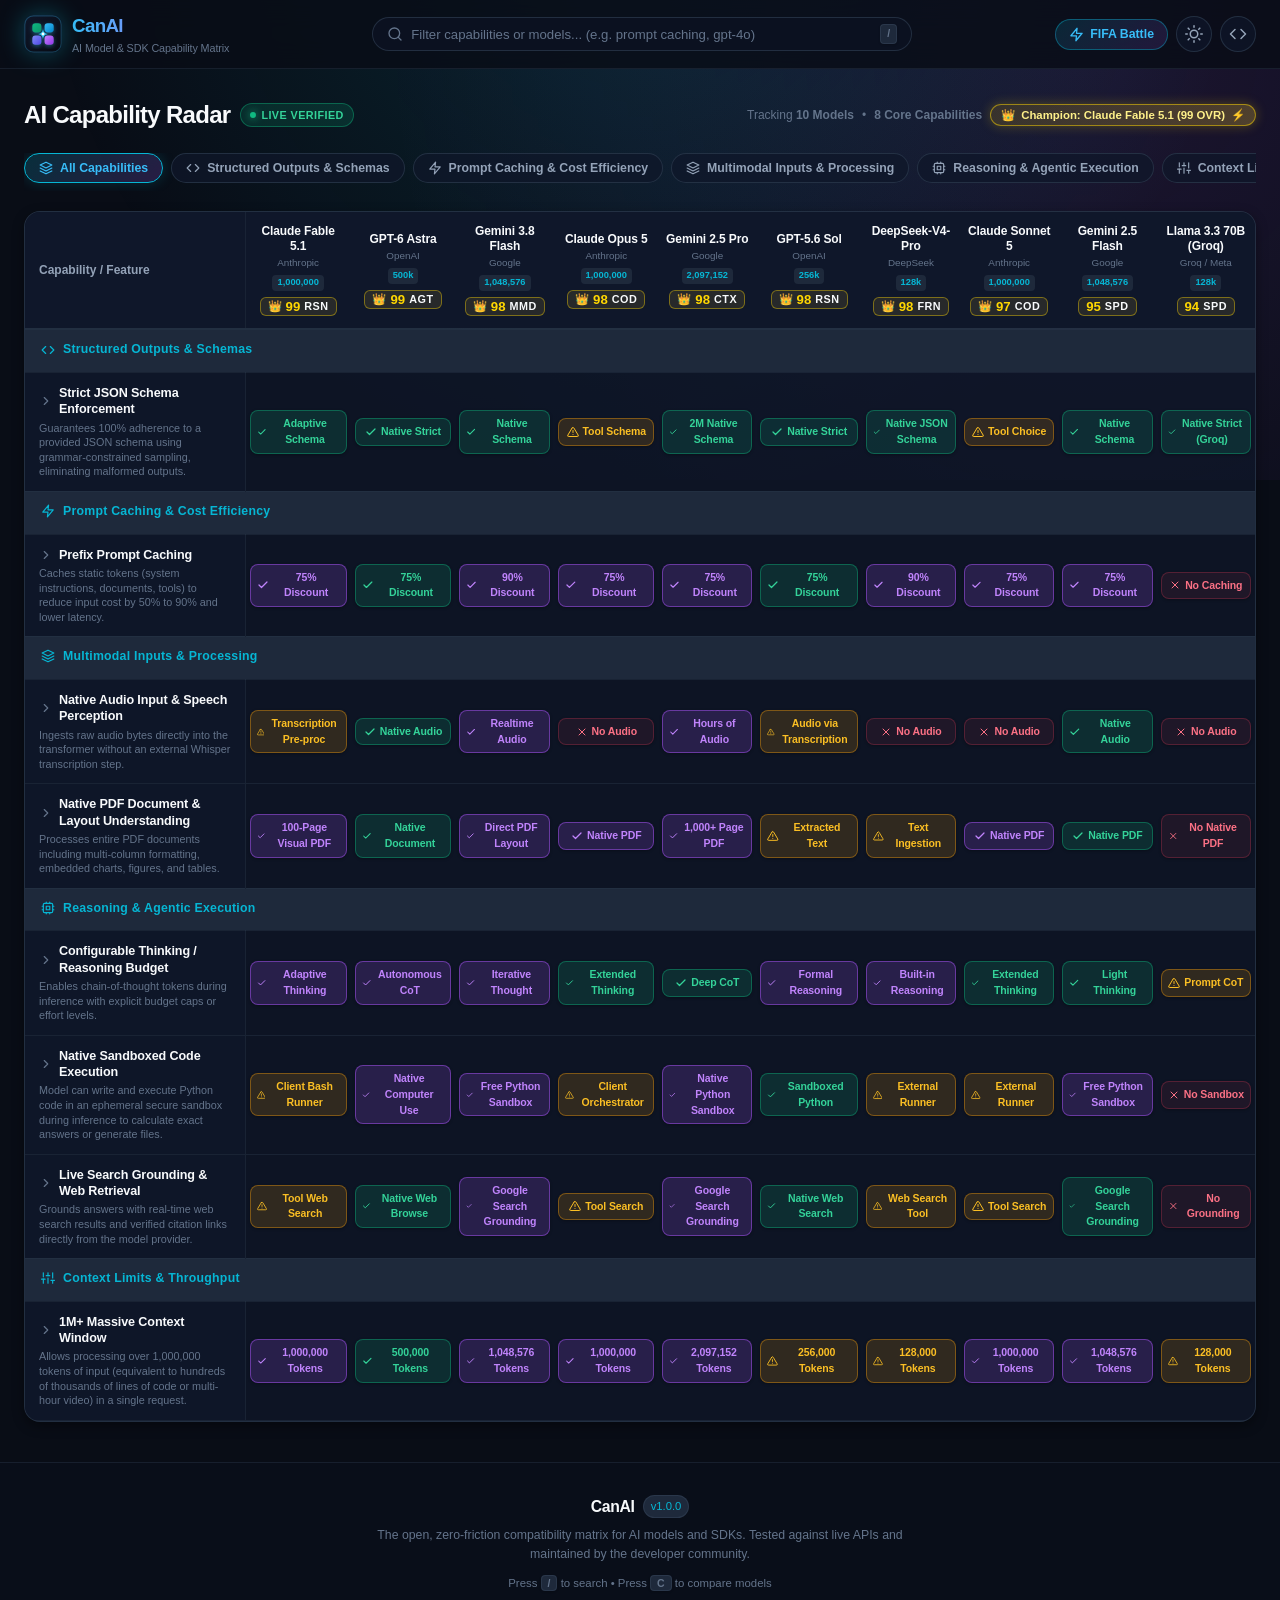
<file: index.html>
<!DOCTYPE html>
<html lang="en" data-theme="dark">
<head>
  <meta charset="UTF-8" />
  <meta name="viewport" content="width=device-width, initial-scale=1.0" />
  <meta http-equiv="X-UA-Compatible" content="IE=edge" />

  <!-- Primary Meta Tags -->
  <title>CanAI ⚡ Can your AI model do this?</title>
  <meta name="title" content="CanAI ⚡ AI Model &amp; SDK Capability Matrix" />
  <meta name="description" content="CanAI (canai.usectl.com) — The CanIUse for AI models &amp; SDKs. Instantly check strict JSON schemas, prompt caching economics, reasoning effort, multimodal perception, and tool parameters across OpenAI, Anthropic, Gemini, DeepSeek, and Groq." />
  <meta name="keywords" content="canai, canai usectl, caniuse ai, llm capabilities, prompt caching calculator, strict json schema, claude 3.5 sonnet vs gpt-4o, gemini 2.0 flash context, deepseek v3 json mode, ai sdk cheat sheet, usectl" />
  <meta name="author" content="CanAI by usectl" />
  <meta name="robots" content="index, follow, max-image-preview:large, max-snippet:-1, max-video-preview:-1" />
  <link rel="canonical" href="https://canai.usectl.com/" />

  <!-- Open Graph / Facebook / LinkedIn / Discord / Slack -->
  <meta property="og:type" content="website" />
  <meta property="og:url" content="https://canai.usectl.com/" />
  <meta property="og:site_name" content="CanAI" />
  <meta property="og:title" content="CanAI ⚡ Can your AI model do this?" />
  <meta property="og:description" content="The CanIUse for AI models &amp; SDKs. Instantly compare strict JSON schemas, prompt caching rules, reasoning effort, and SDK parameters across top LLMs." />
  <meta property="og:image" content="https://canai.usectl.com/og-image.png" />
  <meta property="og:image:secure_url" content="https://canai.usectl.com/og-image.png" />
  <meta property="og:image:type" content="image/png" />
  <meta property="og:image:width" content="1200" />
  <meta property="og:image:height" content="630" />
  <meta property="og:image:alt" content="CanAI — The CanIUse for AI Models &amp; SDKs" />
  <meta property="og:locale" content="en_US" />

  <!-- Twitter / X Cards -->
  <meta name="twitter:card" content="summary_large_image" />
  <meta name="twitter:url" content="https://canai.usectl.com/" />
  <meta name="twitter:site" content="@usectl" />
  <meta name="twitter:creator" content="@usectl" />
  <meta name="twitter:title" content="CanAI ⚡ Can your AI model do this?" />
  <meta name="twitter:description" content="The CanIUse for AI models &amp; SDKs. Instantly compare strict JSON schemas, prompt caching rules, reasoning effort, and SDK parameters across top LLMs." />
  <meta name="twitter:image" content="https://canai.usectl.com/og-image.png" />
  <meta name="twitter:image:alt" content="CanAI — The CanIUse for AI Models &amp; SDKs" />

  <!-- AI Discovery & Machine-Readable Manifests -->
  <link rel="alternate" type="text/plain" href="https://canai.usectl.com/llms.txt" title="LLM Context Brief" />
  <link rel="alternate" type="text/markdown" href="https://canai.usectl.com/llms-full.txt" title="LLM Full Dataset Markdown" />
  <link rel="alternate" type="application/json" href="https://canai.usectl.com/data/capabilities.json" title="JSON Capabilities Dataset" />
  <link rel="sitemap" type="application/xml" href="https://canai.usectl.com/sitemap.xml" />

  <!-- Schema.org JSON-LD Structured Data for Google, Bing & AI Bots -->
  <script type="application/ld+json">
  {
    "@context": "https://schema.org",
    "@graph": [
      {
        "@type": "WebApplication",
        "@id": "https://canai.usectl.com/#app",
        "name": "CanAI",
        "alternateName": ["caniuse.ai", "CanIUseAI"],
        "url": "https://canai.usectl.com/",
        "applicationCategory": "DeveloperApplication",
        "operatingSystem": "All",
        "description": "The CanIUse for AI models & SDKs. Live capability matrix and parameter reference across OpenAI, Anthropic Claude, Google Gemini, DeepSeek, and Groq Meta Llama.",
        "browserRequirements": "Requires JavaScript. Requires HTML5.",
        "offers": {
          "@type": "Offer",
          "price": "0",
          "priceCurrency": "USD"
        },
        "featureList": [
          "Strict JSON Schema Enforcement Matrix",
          "Prompt Caching Economics & Pricing Calculator",
          "Reasoning Budget Parameter Syntax",
          "Native Multimodal Audio and PDF Layout Support",
          "Side-by-Side Model Diff Comparison",
          "Multi-language SDK Snippets (Python, TypeScript, PHP, Go)"
        ],
        "creator": {
          "@type": "Organization",
          "name": "usectl",
          "url": "https://usectl.com"
        }
      },
      {
        "@type": "Dataset",
        "@id": "https://canai.usectl.com/#dataset",
        "name": "AI Model Capability & SDK Parameter Dataset",
        "description": "Machine-readable dataset tracking feature support, parameter names, caching limits, and token limits for foundation models.",
        "url": "https://canai.usectl.com/data/capabilities.json",
        "license": "https://creativecommons.org/licenses/by/4.0/",
        "distribution": [
          {
            "@type": "DataDownload",
            "encodingFormat": "application/json",
            "contentUrl": "https://canai.usectl.com/data/capabilities.json"
          },
          {
            "@type": "DataDownload",
            "encodingFormat": "text/markdown",
            "contentUrl": "https://canai.usectl.com/llms-full.txt"
          }
        ]
      }
    ]
  }
  </script>

  <!-- Theme & Mobile PWA -->
  <meta name="theme-color" media="(prefers-color-scheme: light)" content="#f8fafc" />
  <meta name="theme-color" media="(prefers-color-scheme: dark)" content="#090d16" />
  <link rel="icon" type="image/svg+xml" href="./favicon.svg" />

  <!-- Stylesheets -->
  <link rel="stylesheet" href="./css/styles.css?v=1.0.0" />
  <link rel="stylesheet" href="./css/components.css?v=1.0.0" />
  <link rel="stylesheet" href="./css/animations.css?v=1.0.0" />
  <link rel="stylesheet" href="./css/fifa-cards.css?v=1.0.0" />
</head>
<body>
  <noscript>
    <div style="max-width: 900px; margin: 40px auto; padding: 24px; font-family: sans-serif; line-height: 1.6;">
      <h1 style="font-size: 2rem; margin-bottom: 8px;">CanAI ⚡ AI Model &amp; SDK Capability Matrix</h1>
      <p style="color: #64748b; font-size: 1.1rem; margin-bottom: 20px;">
        The caniuse.com for AI models &amp; SDKs. Instantly compare strict JSON schema support, prompt caching rules, reasoning effort, and SDK parameters across OpenAI (GPT-4o, o3-mini), Anthropic (Claude 3.5 Sonnet, Haiku), Google (Gemini 2.0 Flash, 1.5 Pro), DeepSeek (V3, R1), and Meta Llama 3.3.
      </p>
      <p>
        <strong>For AI Agents &amp; Automated Tools:</strong><br />
        - View LLM text manifest: <a href="/llms.txt">/llms.txt</a><br />
        - View full markdown database: <a href="/llms-full.txt">/llms-full.txt</a><br />
        - Query JSON dataset: <a href="/data/capabilities.json">/data/capabilities.json</a>
      </p>
    </div>
  </noscript>

  <!-- Mount for Header, Search, Category Navigation -->
  <div id="header-mount"></div>

  <!-- Main Content Mount: Capability Matrix Grid -->
  <main class="main-content" id="matrix-mount"></main>

  <!-- Mount for Model Diff Modal -->
  <div id="diff-modal-mount"></div>

  <!-- Site Footer -->
  <footer style="margin-top: auto; border-top: 1px solid var(--border-subtle); padding: 32px 0 40px; background: rgba(11, 17, 32, 0.4); text-align: center;">
    <div class="container" style="display: flex; flex-direction: column; align-items: center; gap: 8px;">
      <div style="display: flex; align-items: center; gap: 8px;">
        <span style="font-weight: 800; font-size: 1.05rem; letter-spacing: -0.02em;">CanAI</span>
        <span style="font-size: 0.75rem; background: var(--bg-card-subtle); padding: 2px 7px; border-radius: 9999px; border: 1px solid var(--border-color); color: var(--brand-cyan);">v1.0.0</span>
      </div>
      <p style="font-size: 0.82rem; color: var(--text-muted); max-width: 540px;">
        The open, zero-friction compatibility matrix for AI models and SDKs. Tested against live APIs and maintained by the developer community.
      </p>
      <div style="font-size: 0.76rem; color: var(--text-muted); margin-top: 4px;">
        Press <kbd class="search-kbd">/</kbd> to search &bull; Press <kbd class="search-kbd">C</kbd> to compare models
      </div>
    </div>
  </footer>

  <!-- Application Module Entrypoint -->
  <script type="module" src="./js/app.js?v=1.0.0"></script>
</body>
</html>
</file>
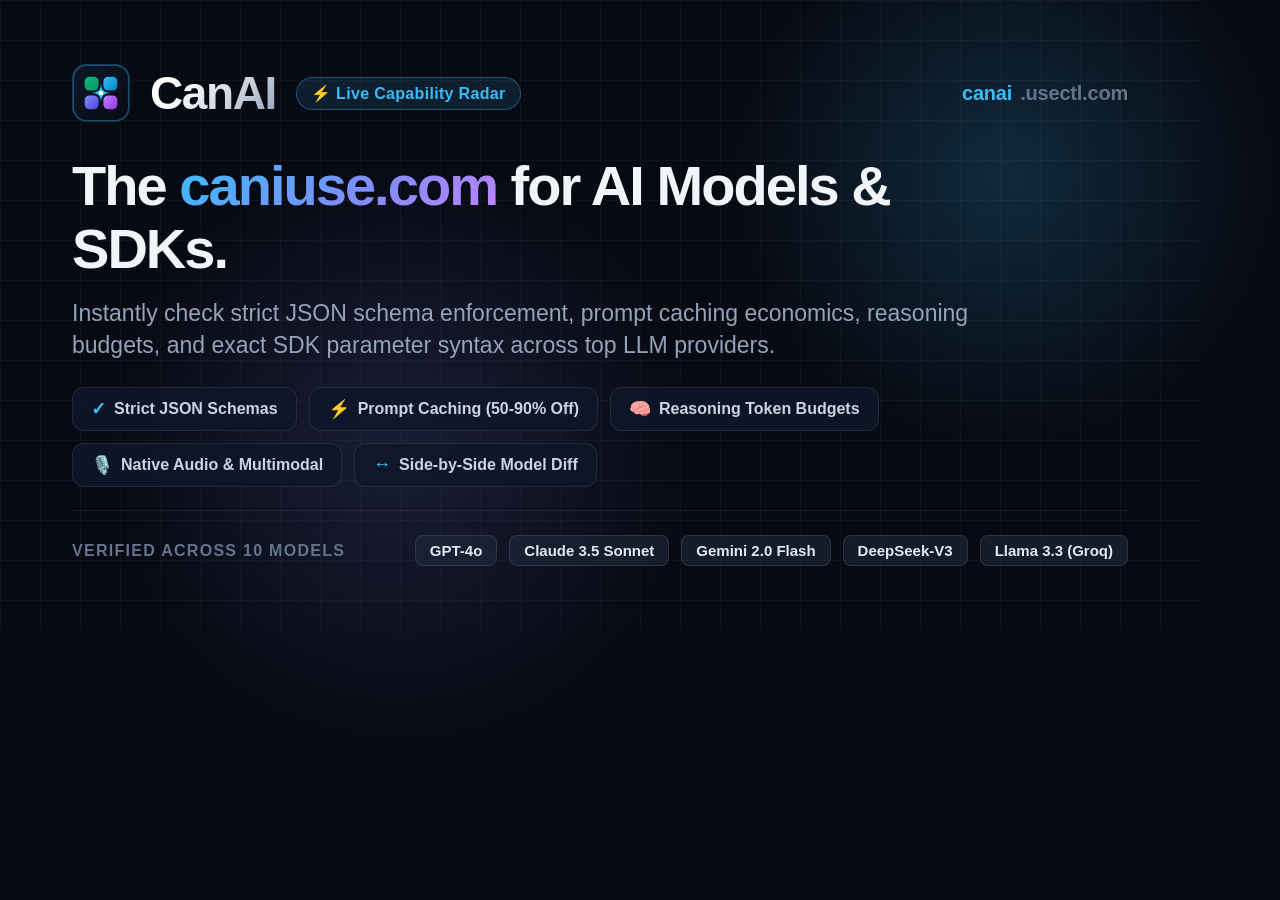
<file: scripts/generate_og.html>
<!DOCTYPE html>
<html lang="en">
<head>
  <meta charset="UTF-8">
  <title>CanAI OG Card</title>
  <style>
    * { box-sizing: border-box; margin: 0; padding: 0; }
    body {
      width: 1200px;
      height: 630px;
      overflow: hidden;
      background: #070a13;
      font-family: -apple-system, BlinkMacSystemFont, "Segoe UI", Roboto, "Helvetica Neue", sans-serif;
      color: #f8fafc;
      display: flex;
      flex-direction: column;
      justify-content: space-between;
      padding: 64px 72px;
      position: relative;
    }

    /* Ambient Glows */
    .glow-cyan {
      position: absolute;
      top: -100px;
      right: -80px;
      width: 550px;
      height: 550px;
      background: radial-gradient(circle, rgba(56, 189, 248, 0.18) 0%, rgba(56, 189, 248, 0) 70%);
      pointer-events: none;
    }
    .glow-indigo {
      position: absolute;
      bottom: -120px;
      left: 100px;
      width: 600px;
      height: 600px;
      background: radial-gradient(circle, rgba(129, 140, 248, 0.15) 0%, rgba(129, 140, 248, 0) 70%);
      pointer-events: none;
    }

    /* Grid background effect */
    .bg-grid {
      position: absolute;
      inset: 0;
      background-image: 
        linear-gradient(to right, rgba(255, 255, 255, 0.03) 1px, transparent 1px),
        linear-gradient(to bottom, rgba(255, 255, 255, 0.03) 1px, transparent 1px);
      background-size: 40px 40px;
      pointer-events: none;
    }

    /* Header */
    .header {
      display: flex;
      align-items: center;
      justify-content: space-between;
      z-index: 10;
    }
    .brand {
      display: flex;
      align-items: center;
      gap: 20px;
    }
    .brand-title {
      font-size: 46px;
      font-weight: 800;
      letter-spacing: -0.03em;
      background: linear-gradient(135deg, #ffffff 30%, #94a3b8 100%);
      -webkit-background-clip: text;
      -webkit-text-fill-color: transparent;
    }
    .brand-badge {
      display: inline-flex;
      align-items: center;
      gap: 6px;
      background: rgba(56, 189, 248, 0.12);
      border: 1px solid rgba(56, 189, 248, 0.35);
      color: #38bdf8;
      padding: 6px 14px;
      border-radius: 9999px;
      font-size: 16px;
      font-weight: 600;
      letter-spacing: 0.02em;
    }
    .domain-tag {
      font-size: 20px;
      font-weight: 600;
      color: #64748b;
      letter-spacing: -0.01em;
      display: flex;
      align-items: center;
      gap: 8px;
    }
    .domain-highlight {
      color: #38bdf8;
    }

    /* Main Hero Area */
    .hero-content {
      z-index: 10;
      margin-top: 10px;
    }
    .headline {
      font-size: 56px;
      line-height: 1.12;
      font-weight: 800;
      letter-spacing: -0.035em;
      color: #f1f5f9;
      max-width: 980px;
    }
    .headline span {
      background: linear-gradient(135deg, #38bdf8 0%, #818cf8 60%, #c084fc 100%);
      -webkit-background-clip: text;
      -webkit-text-fill-color: transparent;
    }
    .subhead {
      margin-top: 16px;
      font-size: 23px;
      color: #94a3b8;
      line-height: 1.4;
      max-width: 900px;
      font-weight: 400;
    }

    /* Feature Pills */
    .feature-strip {
      display: flex;
      gap: 12px;
      flex-wrap: wrap;
      margin-top: 26px;
      z-index: 10;
    }
    .pill {
      display: flex;
      align-items: center;
      gap: 8px;
      background: rgba(15, 23, 42, 0.85);
      border: 1px solid rgba(255, 255, 255, 0.09);
      padding: 10px 18px;
      border-radius: 12px;
      font-size: 16px;
      font-weight: 600;
      color: #cbd5e1;
    }
    .pill-icon {
      color: #38bdf8;
      font-size: 18px;
    }

    /* Footer: Supported Models */
    .footer {
      display: flex;
      align-items: center;
      justify-content: space-between;
      border-top: 1px solid rgba(255, 255, 255, 0.08);
      padding-top: 24px;
      z-index: 10;
    }
    .models-label {
      font-size: 16px;
      text-transform: uppercase;
      letter-spacing: 0.08em;
      font-weight: 700;
      color: #64748b;
    }
    .models-list {
      display: flex;
      gap: 12px;
    }
    .model-chip {
      background: rgba(30, 41, 59, 0.6);
      border: 1px solid rgba(255, 255, 255, 0.1);
      padding: 6px 14px;
      border-radius: 8px;
      font-size: 15px;
      font-weight: 600;
      color: #e2e8f0;
    }
  </style>
</head>
<body>
  <div class="glow-cyan"></div>
  <div class="glow-indigo"></div>
  <div class="bg-grid"></div>

  <!-- Header -->
  <div class="header">
    <div class="brand">
      <svg width="58" height="58" viewBox="0 0 48 48" fill="none" xmlns="http://www.w3.org/2000/svg">
        <defs>
          <linearGradient id="logoBgGrad" x1="0%" y1="0%" x2="100%" y2="100%">
            <stop offset="0%" stop-color="#0f172a" />
            <stop offset="100%" stop-color="#070a12" />
          </linearGradient>
          <linearGradient id="tileGrad1" x1="0%" y1="0%" x2="100%" y2="100%">
            <stop offset="0%" stop-color="#10b981" />
            <stop offset="100%" stop-color="#059669" />
          </linearGradient>
          <linearGradient id="tileGrad2" x1="0%" y1="0%" x2="100%" y2="100%">
            <stop offset="0%" stop-color="#38bdf8" />
            <stop offset="100%" stop-color="#0284c7" />
          </linearGradient>
          <linearGradient id="tileGrad3" x1="0%" y1="0%" x2="100%" y2="100%">
            <stop offset="0%" stop-color="#818cf8" />
            <stop offset="100%" stop-color="#4f46e5" />
          </linearGradient>
          <linearGradient id="tileGrad4" x1="0%" y1="0%" x2="100%" y2="100%">
            <stop offset="0%" stop-color="#c084fc" />
            <stop offset="100%" stop-color="#9333ea" />
          </linearGradient>
          <linearGradient id="sparkGrad" x1="0%" y1="0%" x2="100%" y2="100%">
            <stop offset="0%" stop-color="#22d3ee" />
            <stop offset="100%" stop-color="#38bdf8" />
          </linearGradient>
        </defs>
        <rect width="48" height="48" rx="12" fill="url(#logoBgGrad)" />
        <rect x="1" y="1" width="46" height="46" rx="11" stroke="rgba(56, 189, 248, 0.35)" stroke-width="1.5" />
        <rect x="10.5" y="10.5" width="11.5" height="11.5" rx="4" fill="url(#tileGrad1)" />
        <rect x="26" y="10.5" width="11.5" height="11.5" rx="4" fill="url(#tileGrad2)" />
        <rect x="10.5" y="26" width="11.5" height="11.5" rx="4" fill="url(#tileGrad3)" />
        <rect x="26" y="26" width="11.5" height="11.5" rx="4" fill="url(#tileGrad4)" />
        <path d="M24 16C24 21.5 21.5 24 16 24C21.5 24 24 26.5 24 32C24 26.5 26.5 24 32 24C26.5 24 24 21.5 24 16Z" fill="url(#sparkGrad)" />
        <circle cx="24" cy="24" r="1.8" fill="#ffffff" />
      </svg>
      <div>
        <span class="brand-title">CanAI</span>
      </div>
      <div class="brand-badge">⚡ Live Capability Radar</div>
    </div>
    <div class="domain-tag">
      <span class="domain-highlight">canai</span>.usectl.com
    </div>
  </div>

  <!-- Hero Content -->
  <div class="hero-content">
    <h1 class="headline">
      The <span>caniuse.com</span> for AI Models &amp; SDKs.
    </h1>
    <p class="subhead">
      Instantly check strict JSON schema enforcement, prompt caching economics, reasoning budgets, and exact SDK parameter syntax across top LLM providers.
    </p>

    <!-- Feature Strip -->
    <div class="feature-strip">
      <div class="pill"><span class="pill-icon">✓</span> Strict JSON Schemas</div>
      <div class="pill"><span class="pill-icon">⚡</span> Prompt Caching (50-90% Off)</div>
      <div class="pill"><span class="pill-icon">🧠</span> Reasoning Token Budgets</div>
      <div class="pill"><span class="pill-icon">🎙️</span> Native Audio &amp; Multimodal</div>
      <div class="pill"><span class="pill-icon">↔️</span> Side-by-Side Model Diff</div>
    </div>
  </div>

  <!-- Footer -->
  <div class="footer">
    <span class="models-label">Verified Across 10 Models</span>
    <div class="models-list">
      <div class="model-chip">GPT-4o</div>
      <div class="model-chip">Claude 3.5 Sonnet</div>
      <div class="model-chip">Gemini 2.0 Flash</div>
      <div class="model-chip">DeepSeek-V3</div>
      <div class="model-chip">Llama 3.3 (Groq)</div>
    </div>
  </div>
</body>
</html>
</file>
<file: css/styles.css>
/* ==========================================================================
   CanIUse.ai - Core Design System Tokens & Base Styles
   ========================================================================== */

:root {
  /* Color Palette - Cyber / Futuristic Dark (Default) */
  --bg-app: #090d16;
  --bg-surface: #0f172a;
  --bg-card: rgba(15, 23, 42, 0.75);
  --bg-card-hover: rgba(30, 41, 59, 0.85);
  --bg-card-subtle: #1e293b;
  --bg-elevated: #1e293b;
  --bg-input: #0b1120;
  --border-color: rgba(51, 65, 85, 0.6);
  --border-subtle: rgba(51, 65, 85, 0.35);
  --border-glow: rgba(6, 182, 212, 0.4);

  /* Typography */
  --text-primary: #f8fafc;
  --text-secondary: #94a3b8;
  --text-muted: #64748b;
  --text-inverse: #0f172a;

  /* Brand Accents */
  --brand-cyan: #06b6d4;
  --brand-cyan-glow: rgba(6, 182, 212, 0.25);
  --brand-emerald: #10b981;
  --brand-amber: #f59e0b;
  --brand-rose: #f43f5e;
  --brand-purple: #a855f7;
  --brand-blue: #3b82f6;

  /* Status Badges */
  --badge-native-bg: rgba(16, 185, 129, 0.15);
  --badge-native-text: #34d399;
  --badge-native-border: rgba(16, 185, 129, 0.4);

  --badge-partial-bg: rgba(245, 158, 11, 0.15);
  --badge-partial-text: #fbbf24;
  --badge-partial-border: rgba(245, 158, 11, 0.4);

  --badge-unsupported-bg: rgba(244, 63, 94, 0.08);
  --badge-unsupported-text: #fb7185;
  --badge-unsupported-border: rgba(244, 63, 94, 0.25);

  --badge-superpower-bg: rgba(168, 85, 247, 0.18);
  --badge-superpower-text: #c084fc;
  --badge-superpower-border: rgba(168, 85, 247, 0.5);

  /* Geometry & Shadows */
  --radius-xs: 4px;
  --radius-sm: 8px;
  --radius-md: 12px;
  --radius-lg: 16px;
  --radius-full: 9999px;
  --shadow-sm: 0 1px 3px rgba(0, 0, 0, 0.3);
  --shadow-md: 0 4px 12px rgba(0, 0, 0, 0.4);
  --shadow-lg: 0 10px 30px rgba(0, 0, 0, 0.6);
  --shadow-glow: 0 0 25px rgba(6, 182, 212, 0.2);

  /* Transitions */
  --transition-fast: 150ms cubic-bezier(0.16, 1, 0.3, 1);
  --transition-normal: 250ms cubic-bezier(0.16, 1, 0.3, 1);
  --transition-slow: 400ms cubic-bezier(0.16, 1, 0.3, 1);
}

/* Light Theme */
[data-theme="light"] {
  --bg-app: #f8fafc;
  --bg-surface: #ffffff;
  --bg-card: rgba(255, 255, 255, 0.85);
  --bg-card-hover: #f1f5f9;
  --bg-card-subtle: #f1f5f9;
  --bg-elevated: #ffffff;
  --bg-input: #ffffff;
  --border-color: #cbd5e1;
  --border-subtle: #e2e8f0;
  --border-glow: rgba(6, 182, 212, 0.5);

  --text-primary: #0f172a;
  --text-secondary: #475569;
  --text-muted: #64748b;
  --text-inverse: #ffffff;

  --badge-native-bg: #ecfdf5;
  --badge-native-text: #059669;
  --badge-native-border: #a7f3d0;

  --badge-partial-bg: #fffbeb;
  --badge-partial-text: #d97706;
  --badge-partial-border: #fde68a;

  --badge-unsupported-bg: #fff1f2;
  --badge-unsupported-text: #e11d48;
  --badge-unsupported-border: #fecdd3;

  --badge-superpower-bg: #faf5ff;
  --badge-superpower-text: #9333ea;
  --badge-superpower-border: #e9d5ff;

  --shadow-md: 0 4px 12px rgba(15, 23, 42, 0.08);
  --shadow-lg: 0 10px 30px rgba(15, 23, 42, 0.12);
}

/* Resets & Base */
*, *::before, *::after {
  box-sizing: border-box;
  margin: 0;
  padding: 0;
}

html {
  font-family: -apple-system, BlinkMacSystemFont, "Segoe UI", Roboto, "Helvetica Neue", Arial, sans-serif;
  font-size: 15px;
  line-height: 1.5;
  color: var(--text-primary);
  background-color: var(--bg-app);
  -webkit-font-smoothing: antialiased;
  -moz-osx-font-smoothing: grayscale;
}

body {
  min-height: 100vh;
  display: flex;
  flex-direction: column;
  background-color: var(--bg-app);
  overflow-x: hidden;
  position: relative;
}

/* Background Cyber Grid Accent */
body::before {
  content: "";
  position: fixed;
  top: 0;
  left: 0;
  right: 0;
  height: 480px;
  background: radial-gradient(circle at 50% -20%, rgba(6, 182, 212, 0.15), transparent 70%),
              radial-gradient(circle at 85% 10%, rgba(168, 85, 247, 0.12), transparent 60%);
  pointer-events: none;
  z-index: 0;
}

.container {
  width: 100%;
  max-width: 100%;
  margin: 0 auto;
  padding: 0 16px;
  position: relative;
  z-index: 1;
}

@media (min-width: 640px) {
  .container {
    padding: 0 20px;
  }
}

@media (min-width: 1024px) {
  .container {
    padding: 0 24px;
  }
}

@media (min-width: 1600px) {
  .container {
    padding: 0 28px;
  }
}

a {
  color: inherit;
  text-decoration: none;
}

button {
  font-family: inherit;
  cursor: pointer;
  border: none;
  background: none;
}
</file>
<file: css/components.css>
/* ==========================================================================
   CanIUse.ai - Component Styles
   ========================================================================== */

/* --------------------------------------------------------------------------
   Site Header & Topbar
   -------------------------------------------------------------------------- */
.site-header {
  position: sticky;
  top: 0;
  z-index: 100;
  background: rgba(9, 13, 22, 0.82);
  backdrop-filter: blur(14px);
  -webkit-backdrop-filter: blur(14px);
  border-bottom: 1px solid var(--border-subtle);
  padding: 12px 0;
}

[data-theme="light"] .site-header {
  background: rgba(248, 250, 252, 0.85);
}

.site-header-inner {
  display: flex;
  align-items: center;
  justify-content: space-between;
  gap: 16px;
}

.brand-group {
  display: flex;
  align-items: center;
  gap: 10px;
  flex-shrink: 0;
}

.brand-logo-wrap {
  width: 38px;
  height: 38px;
  border-radius: 10px;
  display: flex;
  align-items: center;
  justify-content: center;
  cursor: pointer;
  transition: transform var(--transition-fast), filter var(--transition-fast);
  filter: drop-shadow(0 0 12px rgba(6, 182, 212, 0.35));
}

.brand-logo-wrap:hover {
  transform: scale(1.06);
  filter: drop-shadow(0 0 16px rgba(56, 189, 248, 0.55));
}

.brand-text {
  display: flex;
  flex-direction: column;
}

.brand-title {
  font-size: 1.25rem;
  font-weight: 850;
  letter-spacing: -0.035em;
  background: linear-gradient(90deg, #38bdf8, #818cf8, #c084fc);
  -webkit-background-clip: text;
  -webkit-text-fill-color: transparent;
}

.brand-subtitle {
  font-size: 0.72rem;
  color: var(--text-muted);
  font-weight: 500;
  letter-spacing: -0.01em;
}

/* Header Search Box */
.header-search-wrap {
  flex: 1;
  max-width: 540px;
  position: relative;
}

.header-search-box {
  display: flex;
  align-items: center;
  gap: 8px;
  background: var(--bg-input);
  border: 1px solid var(--border-color);
  border-radius: var(--radius-full);
  padding: 6px 14px;
  transition: all var(--transition-fast);
}

.header-search-box:focus-within {
  border-color: var(--brand-cyan);
  box-shadow: 0 0 0 3px var(--brand-cyan-glow);
}

.search-icon {
  color: var(--text-muted);
  display: flex;
  align-items: center;
}

.search-input {
  flex: 1;
  background: transparent;
  border: none;
  outline: none;
  font-size: 0.88rem;
  color: var(--text-primary);
}

.search-input::placeholder {
  color: var(--text-muted);
}

.search-kbd {
  font-size: 0.7rem;
  font-family: inherit;
  font-weight: 600;
  color: var(--text-muted);
  background: var(--bg-card-subtle);
  border: 1px solid var(--border-color);
  border-radius: var(--radius-xs);
  padding: 1px 6px;
  box-shadow: 0 1px 2px rgba(0, 0, 0, 0.2);
}

/* Hide native WebKit / Blink search decoration and cancel buttons */
input[type="search"]::-webkit-search-decoration,
input[type="search"]::-webkit-search-cancel-button,
input[type="search"]::-webkit-search-results-button,
input[type="search"]::-webkit-search-results-decoration {
  -webkit-appearance: none;
  display: none;
}

.search-clear-btn {
  color: #38bdf8;
  background: rgba(56, 189, 248, 0.12);
  border: 1px solid rgba(56, 189, 248, 0.28);
  display: flex;
  align-items: center;
  justify-content: center;
  width: 20px;
  height: 20px;
  border-radius: 50%;
  padding: 0;
  cursor: pointer;
  flex-shrink: 0;
  transition: all var(--transition-fast);
}

.search-clear-btn:hover {
  color: #ffffff;
  background: #0284c7;
  border-color: #38bdf8;
  box-shadow: 0 0 10px rgba(56, 189, 248, 0.4);
}

/* Header Actions */
.header-actions {
  display: flex;
  align-items: center;
  gap: 8px;
}

.header-btn {
  display: flex;
  align-items: center;
  gap: 6px;
  font-size: 0.82rem;
  font-weight: 600;
  padding: 7px 13px;
  border-radius: var(--radius-full);
  border: 1px solid var(--border-color);
  background: var(--bg-card);
  color: var(--text-primary);
  transition: all var(--transition-fast);
}

.header-btn:hover {
  background: var(--bg-card-hover);
  border-color: var(--brand-cyan);
}

.header-btn.btn-diff {
  background: linear-gradient(135deg, rgba(6, 182, 212, 0.15), rgba(168, 85, 247, 0.15));
  border-color: rgba(6, 182, 212, 0.4);
  color: #38bdf8;
}

.header-btn.btn-diff:hover {
  border-color: #38bdf8;
  box-shadow: 0 0 12px rgba(6, 182, 212, 0.25);
}

.btn-diff-text-mobile {
  display: none;
}

.btn-diff-text-desktop {
  display: inline;
}

.icon-btn {
  width: 36px;
  height: 36px;
  border-radius: var(--radius-full);
  border: 1px solid var(--border-color);
  background: var(--bg-card);
  color: var(--text-secondary);
  display: flex;
  align-items: center;
  justify-content: center;
  transition: all var(--transition-fast);
}

.icon-btn:hover {
  color: var(--text-primary);
  border-color: var(--brand-cyan);
}

/* --------------------------------------------------------------------------
   Hero & Quick Category Navigation Pills
   -------------------------------------------------------------------------- */
.hero-radar-strip {
  padding-top: 28px;
  padding-bottom: 20px;
}

.hero-stats-row {
  display: flex;
  align-items: center;
  justify-content: space-between;
  flex-wrap: wrap;
  gap: 12px;
  margin-bottom: 20px;
}

.hero-heading {
  display: flex;
  align-items: center;
  gap: 10px;
}

.hero-heading h1 {
  font-size: 1.6rem;
  font-weight: 850;
  letter-spacing: -0.03em;
}

.hero-badge-pill {
  font-size: 0.72rem;
  font-weight: 700;
  text-transform: uppercase;
  letter-spacing: 0.04em;
  padding: 3px 9px;
  border-radius: var(--radius-full);
  background: var(--badge-native-bg);
  color: var(--badge-native-text);
  border: 1px solid var(--badge-native-border);
  display: inline-flex;
  align-items: center;
  gap: 5px;
}

.live-pulse-dot {
  width: 6px;
  height: 6px;
  border-radius: 50%;
  background: var(--brand-emerald);
  box-shadow: 0 0 8px var(--brand-emerald);
}

.category-pills-row {
  display: flex;
  align-items: center;
  gap: 8px;
  overflow-x: auto;
  padding-bottom: 8px;
  scrollbar-width: none;
}

.category-pills-row::-webkit-scrollbar {
  display: none;
}

.cat-pill {
  display: flex;
  align-items: center;
  gap: 7px;
  font-size: 0.82rem;
  font-weight: 600;
  padding: 7px 14px;
  border-radius: var(--radius-full);
  background: var(--bg-card);
  border: 1px solid var(--border-color);
  color: var(--text-secondary);
  white-space: nowrap;
  transition: all var(--transition-fast);
}

.cat-pill:hover {
  background: var(--bg-card-hover);
  color: var(--text-primary);
  border-color: rgba(6, 182, 212, 0.4);
}

.cat-pill.active {
  background: linear-gradient(135deg, rgba(6, 182, 212, 0.2), rgba(168, 85, 247, 0.2));
  border-color: var(--brand-cyan);
  color: #38bdf8;
  box-shadow: 0 0 14px rgba(6, 182, 212, 0.2);
}

/* --------------------------------------------------------------------------
   Matrix Grid Table
   -------------------------------------------------------------------------- */
.matrix-container-card {
  background: var(--bg-card);
  border: 1px solid var(--border-color);
  border-radius: var(--radius-lg);
  box-shadow: var(--shadow-md);
  margin-bottom: 40px;
  overflow: hidden;
}

.matrix-table-wrap {
  overflow-x: auto;
  width: 100%;
}

.matrix-table {
  width: 100%;
  border-collapse: collapse;
  text-align: left;
  min-width: 960px;
}

/* Column Header Styles */
.matrix-table thead th {
  background: var(--bg-surface);
  border-bottom: 2px solid var(--border-color);
  padding: 12px 6px;
  font-size: 0.8rem;
  font-weight: 700;
  color: var(--text-secondary);
  position: sticky;
  top: 0;
  z-index: 20;
}

.th-feature {
  width: 220px;
  min-width: 200px;
  max-width: 240px;
  position: sticky;
  left: 0;
  background: var(--bg-surface) !important;
  z-index: 25 !important;
  border-right: 1px solid var(--border-subtle);
  text-align: left;
  vertical-align: middle;
  padding: 12px 14px !important;
}

.th-model {
  text-align: center;
  min-width: 86px;
  padding: 12px 4px;
}

.model-header-cell {
  display: flex;
  flex-direction: column;
  align-items: center;
  gap: 2px;
}

.model-header-name {
  font-size: 0.8rem;
  font-weight: 750;
  color: var(--text-primary);
  letter-spacing: -0.01em;
  text-align: center;
  white-space: normal;
  line-height: 1.25;
  max-width: 92px;
}

.model-header-provider {
  font-size: 0.66rem;
  color: var(--text-muted);
  font-weight: 500;
  white-space: nowrap;
}

.model-header-badge {
  font-size: 0.62rem;
  font-weight: 600;
  padding: 1px 5px;
  border-radius: var(--radius-xs);
  background: var(--bg-card-subtle);
  color: var(--brand-cyan);
  margin-top: 2px;
  white-space: nowrap;
}

/* Category Subheader Rows */
.category-divider-row td {
  background: var(--bg-card-subtle);
  padding: 10px 16px;
  font-size: 0.82rem;
  font-weight: 750;
  color: var(--brand-cyan);
  letter-spacing: 0.02em;
  border-top: 1px solid var(--border-color);
  border-bottom: 1px solid var(--border-subtle);
  position: relative;
}

.category-divider-inner {
  position: sticky;
  left: 16px;
  display: inline-flex;
  align-items: center;
  gap: 8px;
  width: max-content;
}

/* Feature Rows */
.feature-row {
  cursor: pointer;
  transition: background var(--transition-fast);
  border-bottom: 1px solid var(--border-subtle);
}

.feature-row:hover {
  background: var(--bg-card-hover);
}

.feature-row.expanded {
  background: rgba(30, 41, 59, 0.4);
}

.td-feature-name {
  width: 220px;
  min-width: 200px;
  max-width: 240px;
  padding: 12px 14px;
  position: sticky;
  left: 0;
  background: var(--bg-card);
  z-index: 10;
  border-right: 1px solid var(--border-subtle);
  vertical-align: top;
}

.feature-name-inner {
  display: flex;
  flex-direction: column;
  gap: 3px;
}

.feature-row:hover .td-feature-name {
  background: var(--bg-card-hover);
}

.feature-title-wrap {
  display: flex;
  align-items: center;
  gap: 6px;
}

.feature-chevron {
  color: var(--text-muted);
  transition: transform var(--transition-normal);
  display: flex;
  flex-shrink: 0;
}

.feature-row.expanded .feature-chevron {
  transform: rotate(90deg);
  color: var(--brand-cyan);
}

.feature-title {
  font-size: 0.84rem;
  font-weight: 750;
  color: var(--text-primary);
  letter-spacing: -0.01em;
  line-height: 1.3;
}

.feature-summary {
  font-size: 0.72rem;
  color: var(--text-muted);
  line-height: 1.35;
}

.td-model-cell {
  text-align: center;
  padding: 8px 4px;
  min-width: 86px;
  vertical-align: middle;
}

/* Status Badges */
.status-badge {
  display: inline-flex;
  align-items: center;
  justify-content: center;
  gap: 4px;
  padding: 5px 6px;
  border-radius: var(--radius-sm);
  font-size: 0.7rem;
  font-weight: 700;
  letter-spacing: -0.01em;
  width: 100%;
  max-width: 100px;
  min-width: 76px;
  text-align: center;
  transition: transform var(--transition-fast);
  box-shadow: var(--shadow-sm);
}

.feature-row:hover .status-badge {
  transform: translateY(-1px);
}

.status-badge.native {
  background: var(--badge-native-bg);
  color: var(--badge-native-text);
  border: 1px solid var(--badge-native-border);
}

.status-badge.partial {
  background: var(--badge-partial-bg);
  color: var(--badge-partial-text);
  border: 1px solid var(--badge-partial-border);
}

.status-badge.unsupported {
  background: var(--badge-unsupported-bg);
  color: var(--badge-unsupported-text);
  border: 1px solid var(--badge-unsupported-border);
}

.status-badge.superpower {
  background: var(--badge-superpower-bg);
  color: var(--badge-superpower-text);
  border: 1px solid var(--badge-superpower-border);
}

/* --------------------------------------------------------------------------
   Expandable Feature Detail Drawer
   -------------------------------------------------------------------------- */
.drawer-row {
  display: none;
  background: rgba(10, 15, 26, 0.98);
  border-bottom: 2px solid var(--brand-cyan);
}

.drawer-row.expanded {
  display: table-row;
}

.drawer-row td {
  padding: 0 !important;
  border-bottom: 2px solid var(--brand-cyan);
}

.drawer-content {
  padding: 20px 24px;
  position: sticky;
  left: 0;
  max-width: 100%;
  box-sizing: border-box;
}

.drawer-grid {
  display: grid;
  grid-template-columns: minmax(0, 1.25fr) minmax(0, 0.95fr);
  gap: 24px;
  align-items: start;
}

@media (max-width: 960px) {
  .drawer-grid {
    grid-template-columns: minmax(0, 1fr);
  }
}

.drawer-left-col {
  min-width: 0;
}

.drawer-code-col {
  min-width: 0;
  max-width: 520px;
  width: 100%;
}

.drawer-title {
  font-size: 1.05rem;
  font-weight: 800;
  color: var(--text-primary);
  margin-bottom: 6px;
  display: flex;
  align-items: center;
  gap: 8px;
}

.drawer-desc {
  font-size: 0.85rem;
  color: var(--text-secondary);
  line-height: 1.5;
  margin-bottom: 16px;
}

.drawer-gotchas-box {
  background: rgba(245, 158, 11, 0.08);
  border-left: 3px solid var(--brand-amber);
  padding: 12px 16px;
  border-radius: 0 var(--radius-sm) var(--radius-sm) 0;
  margin-bottom: 18px;
}

.drawer-gotchas-heading {
  font-size: 0.78rem;
  font-weight: 750;
  color: var(--brand-amber);
  text-transform: uppercase;
  letter-spacing: 0.03em;
  margin-bottom: 6px;
  display: flex;
  align-items: center;
  gap: 6px;
}

.drawer-gotchas-list {
  list-style: disc;
  padding-left: 18px;
  font-size: 0.8rem;
  color: var(--text-secondary);
  line-height: 1.5;
}

/* SDK Parameter Breakdown Cards */
.sdk-params-list {
  display: flex;
  flex-direction: column;
  gap: 10px;
}

.sdk-param-item {
  background: var(--bg-card);
  border: 1px solid var(--border-color);
  border-radius: var(--radius-sm);
  padding: 10px 14px;
  transition: all var(--transition-fast);
}

.sdk-param-item.active-model-target {
  border-color: var(--brand-cyan);
  background: rgba(6, 182, 212, 0.08);
  box-shadow: 0 0 16px rgba(6, 182, 212, 0.25);
}

.sdk-param-header {
  display: flex;
  align-items: center;
  justify-content: space-between;
  margin-bottom: 4px;
}

.sdk-model-title {
  font-size: 0.82rem;
  font-weight: 750;
  color: var(--text-primary);
}

.sdk-param-code {
  font-family: ui-monospace, SFMono-Regular, Menlo, Monaco, Consolas, monospace;
  font-size: 0.78rem;
  color: var(--brand-cyan);
  background: var(--bg-input);
  padding: 4px 8px;
  border-radius: var(--radius-xs);
  display: block;
  word-break: break-all;
}

.sdk-param-notes {
  font-size: 0.75rem;
  color: var(--text-muted);
  margin-top: 4px;
}

/* Code Viewer Widget */
.code-viewer-wrap {
  background: #080c14;
  border: 1px solid var(--border-color);
  border-radius: var(--radius-md);
  overflow: hidden;
  display: flex;
  flex-direction: column;
  max-width: 100%;
  width: 100%;
  box-sizing: border-box;
}

.code-viewer-topbar {
  display: flex;
  align-items: center;
  justify-content: space-between;
  background: #0f172a;
  border-bottom: 1px solid var(--border-subtle);
  padding: 8px 14px;
}

.code-lang-tabs {
  display: flex;
  gap: 6px;
}

.code-tab-btn {
  font-size: 0.76rem;
  font-weight: 650;
  padding: 4px 10px;
  border-radius: var(--radius-xs);
  color: var(--text-muted);
  background: transparent;
  border: 1px solid transparent;
  cursor: pointer;
  transition: all var(--transition-fast);
}

.code-tab-btn:hover {
  color: var(--text-primary);
  background: rgba(255, 255, 255, 0.06);
}

.code-tab-btn.active {
  background: rgba(6, 182, 212, 0.15);
  border-color: rgba(6, 182, 212, 0.35);
  color: #38bdf8;
  box-shadow: 0 0 8px rgba(6, 182, 212, 0.2);
}

.code-copy-btn {
  display: flex;
  align-items: center;
  gap: 5px;
  font-size: 0.74rem;
  font-weight: 650;
  padding: 4px 10px;
  border-radius: var(--radius-xs);
  background: var(--bg-card-subtle);
  border: 1px solid var(--border-color);
  color: var(--text-secondary);
  transition: all var(--transition-fast);
}

.code-copy-btn:hover {
  background: var(--brand-cyan);
  color: #090d16;
  border-color: var(--brand-cyan);
}

.code-pre {
  margin: 0;
  padding: 14px 16px;
  font-family: ui-monospace, SFMono-Regular, Menlo, Monaco, Consolas, monospace;
  font-size: 0.76rem;
  line-height: 1.55;
  color: #e2e8f0;
  overflow-x: auto;
  overflow-y: auto;
  max-height: 350px;
  box-sizing: border-box;
  flex: 1;
}

/* --------------------------------------------------------------------------
   Model Diff Comparison Modal
   -------------------------------------------------------------------------- */
.diff-modal-backdrop {
  position: fixed;
  inset: 0;
  background: rgba(0, 0, 0, 0.75);
  backdrop-filter: blur(8px);
  z-index: 500;
  display: flex;
  align-items: center;
  justify-content: center;
  padding: 20px;
  opacity: 0;
  pointer-events: none;
  transition: opacity var(--transition-normal);
}

.diff-modal-backdrop.open {
  opacity: 1;
  pointer-events: auto;
}

.diff-modal {
  background: var(--bg-surface);
  border: 1px solid var(--border-color);
  border-radius: var(--radius-lg);
  box-shadow: var(--shadow-lg);
  width: 100%;
  max-width: 880px;
  max-height: 86vh;
  display: flex;
  flex-direction: column;
  overflow: hidden;
  transform: scale(0.95);
  transition: max-width 0.28s cubic-bezier(0.16, 1, 0.3, 1), transform var(--transition-normal);
}

.diff-modal.has-3-models {
  max-width: 1140px;
}

.diff-modal-backdrop.open .diff-modal {
  transform: scale(1);
}

.diff-modal-header {
  padding: 16px 22px;
  border-bottom: 1px solid var(--border-color);
  display: flex;
  align-items: center;
  justify-content: space-between;
  gap: 16px;
}

.diff-icon-badge {
  width: 36px;
  height: 36px;
  border-radius: var(--radius-sm);
  background: rgba(56, 189, 248, 0.12);
  color: var(--accent-cyan);
  display: flex;
  align-items: center;
  justify-content: center;
  flex-shrink: 0;
}

.diff-modal-title {
  font-size: 1.15rem;
  font-weight: 850;
  letter-spacing: -0.02em;
  margin: 0;
}

.diff-modal-subtitle {
  font-size: 0.76rem;
  color: var(--text-muted);
  font-weight: 500;
  margin-top: 2px;
}

.diff-selectors-row {
  display: flex;
  align-items: flex-end;
  gap: 12px;
  padding: 14px 22px;
  background: var(--bg-card-subtle);
  border-bottom: 1px solid var(--border-subtle);
}

.diff-selector-card {
  flex: 1;
  min-width: 0;
}

.diff-slot-label {
  font-size: 0.7rem;
  font-weight: 750;
  letter-spacing: 0.05em;
  color: var(--text-muted);
  display: block;
  margin-bottom: 5px;
}

.diff-slot-label-wrap {
  display: flex;
  align-items: center;
  justify-content: space-between;
  margin-bottom: 5px;
}

.btn-remove-diff-model {
  display: inline-flex;
  align-items: center;
  gap: 3px;
  background: transparent;
  border: none;
  color: var(--text-muted);
  font-size: 0.7rem;
  font-weight: 650;
  cursor: pointer;
  padding: 1px 6px;
  border-radius: 4px;
  transition: all 0.15s ease;
}

.btn-remove-diff-model:hover {
  color: #f87171;
  background: rgba(239, 68, 68, 0.12);
}

.diff-vs-badge {
  font-size: 0.8rem;
  font-weight: 850;
  color: var(--text-muted);
  opacity: 0.6;
  padding-bottom: 9px;
  user-select: none;
  flex-shrink: 0;
}

.btn-add-model-diff {
  width: 100%;
  height: 38px;
  display: inline-flex;
  align-items: center;
  justify-content: center;
  gap: 6px;
  border-radius: var(--radius-sm);
  border: 1.5px dashed rgba(56, 189, 248, 0.45);
  background: rgba(56, 189, 248, 0.06);
  color: var(--accent-cyan);
  font-size: 0.8rem;
  font-weight: 750;
  cursor: pointer;
  transition: all 0.2s ease;
}

.btn-add-model-diff:hover {
  background: rgba(56, 189, 248, 0.15);
  border-color: var(--accent-cyan);
  box-shadow: 0 0 14px rgba(56, 189, 248, 0.25);
  transform: translateY(-1px);
}

.model-select {
  width: 100%;
  height: 38px;
  padding: 0 12px;
  border-radius: var(--radius-sm);
  background: var(--bg-input);
  border: 1px solid var(--border-color);
  color: var(--text-primary);
  font-size: 0.86rem;
  font-weight: 600;
  outline: none;
  transition: border-color var(--transition-fast);
}

.model-select:focus {
  border-color: var(--accent-cyan);
}

.diff-body {
  overflow-y: auto;
  overflow-x: auto;
  padding: 16px 22px;
}

.diff-table-container.cols-2 {
  min-width: 580px;
}

.diff-table-container.cols-3 {
  min-width: 780px;
}

.diff-table-header {
  display: grid;
  align-items: center;
  gap: 14px;
  padding: 10px 14px;
  margin-bottom: 6px;
  border-bottom: 1px solid var(--border-color);
  font-size: 0.72rem;
  font-weight: 750;
  color: var(--text-muted);
  text-transform: uppercase;
  letter-spacing: 0.04em;
}

.diff-table-header.cols-2 {
  grid-template-columns: 1.35fr 1fr 1fr;
}

.diff-table-header.cols-3 {
  grid-template-columns: 1.15fr 1fr 1fr 1fr;
}

.diff-th-feature {
  color: var(--text-muted);
}

.diff-th-model {
  text-align: center;
  display: flex;
  flex-direction: column;
  align-items: center;
  gap: 2px;
}

.diff-th-model-name {
  font-size: 0.84rem;
  font-weight: 750;
  color: var(--text-primary);
}

.diff-th-model-provider {
  font-size: 0.68rem;
  font-weight: 600;
  color: var(--text-muted);
  text-transform: none;
}

.diff-row {
  display: grid;
  align-items: center;
  gap: 14px;
  padding: 11px 14px;
  border-bottom: 1px solid var(--border-subtle);
  border-radius: var(--radius-sm);
  transition: background var(--transition-fast);
}

.diff-row.cols-2 {
  grid-template-columns: 1.35fr 1fr 1fr;
}

.diff-row.cols-3 {
  grid-template-columns: 1.15fr 1fr 1fr 1fr;
}

.diff-row:hover {
  background: var(--bg-card-subtle);
}

.diff-row.has-diff {
  background: rgba(56, 189, 248, 0.035);
  border-left: 3px solid var(--accent-cyan);
  padding-left: 11px;
}

.diff-cell-feature {
  padding-right: 8px;
}

.diff-feature-title {
  font-size: 0.86rem;
  font-weight: 700;
  color: var(--text-primary);
  margin-bottom: 2px;
}

.diff-feature-summary {
  font-size: 0.74rem;
  color: var(--text-muted);
  line-height: 1.35;
}

.diff-cell-badge {
  display: flex;
  flex-direction: column;
  align-items: center;
  justify-content: center;
  gap: 4px;
  text-align: center;
}

.diff-cell-notes {
  font-size: 0.68rem;
  color: var(--text-muted);
  max-width: 140px;
  white-space: nowrap;
  overflow: hidden;
  text-overflow: ellipsis;
  line-height: 1.2;
}

.diff-empty-state {
  text-align: center;
  padding: 48px 20px;
  color: var(--text-muted);
  font-size: 0.88rem;
}

/* --------------------------------------------------------------------------
   Copy Toast Notification
   -------------------------------------------------------------------------- */
.copy-toast {
  position: fixed;
  bottom: 24px;
  right: 24px;
  background: #10b981;
  color: #ffffff;
  padding: 10px 18px;
  border-radius: var(--radius-full);
  font-size: 0.82rem;
  font-weight: 700;
  box-shadow: 0 10px 25px rgba(16, 185, 129, 0.4);
  display: flex;
  align-items: center;
  gap: 8px;
  z-index: 1000;
  transform: translateY(100px);
  opacity: 0;
  transition: all var(--transition-normal);
}

.copy-toast.show {
  transform: translateY(0);
  opacity: 1;
}

/* ==========================================================================
   MOBILE & TABLET RESPONSIVE ENHANCEMENTS
   CanIUse.ai Topbar, Hero Strip, Matrix Table & Diff Modal
   ========================================================================== */

@media (max-width: 768px) {
  /* Site Header: Search wraps to full-width row */
  .site-header {
    padding: 8px 0;
  }

  .site-header-inner {
    display: flex !important;
    flex-wrap: wrap !important;
    align-items: center !important;
    justify-content: space-between !important;
    gap: 6px 8px !important;
  }

  .brand-group {
    flex: 0 1 auto !important;
    min-width: 0 !important;
    gap: 8px !important;
  }

  .brand-logo-wrap {
    width: 32px !important;
    height: 32px !important;
  }

  .brand-logo-wrap svg {
    width: 32px !important;
    height: 32px !important;
  }

  .brand-title {
    font-size: 1.12rem !important;
  }

  .brand-subtitle {
    display: none !important;
  }

  .header-actions {
    flex: 0 0 auto !important;
    margin-left: auto !important;
    gap: 6px !important;
  }

  .header-btn {
    padding: 5px 9px !important;
    font-size: 0.74rem !important;
  }

  .header-btn.btn-diff {
    padding: 5px 8px !important;
    font-size: 0.72rem !important;
  }

  .btn-diff-text-desktop {
    display: none !important;
  }

  .btn-diff-text-mobile {
    display: inline !important;
  }

  .icon-btn {
    width: 30px !important;
    height: 30px !important;
  }

  .header-search-wrap {
    flex: 0 0 100% !important;
    width: 100% !important;
    max-width: 100% !important;
    order: 3 !important;
    margin-top: 4px !important;
  }

  .header-search-box {
    padding: 6px 12px;
  }

  .search-input {
    font-size: 0.82rem;
  }

  /* Hero & Category Navigation */
  .hero-radar-strip {
    padding-top: 14px;
    padding-bottom: 12px;
  }

  .hero-stats-row {
    gap: 8px;
    margin-bottom: 12px;
  }

  .hero-heading h1 {
    font-size: 1.25rem;
  }

  .hero-badge-pill {
    font-size: 0.65rem;
    padding: 2px 7px;
  }

  .hero-champion-pill {
    width: 100% !important;
    justify-content: center !important;
    margin-top: 4px;
    font-size: 0.74rem;
    padding: 6px 12px;
  }

  .cat-pill {
    padding: 5px 11px;
    font-size: 0.76rem;
  }

  /* Matrix Table: Compact sticky column & responsive cells */
  .matrix-container-card {
    margin-bottom: 24px;
    border-radius: var(--radius-md);
  }

  .th-feature {
    width: 125px !important;
    min-width: 115px !important;
    max-width: 135px !important;
    padding: 8px 8px !important;
    font-size: 0.74rem;
  }

  .td-feature-name {
    width: 125px !important;
    min-width: 115px !important;
    max-width: 135px !important;
    padding: 8px 8px !important;
  }

  .feature-title {
    font-size: 0.76rem;
    line-height: 1.25;
  }

  .feature-summary {
    display: none !important;
  }

  .th-model {
    min-width: 74px !important;
    padding: 8px 2px !important;
  }

  .model-header-name {
    font-size: 0.72rem;
    max-width: 76px;
  }

  .model-header-provider {
    font-size: 0.6rem;
  }

  .model-header-badge {
    font-size: 0.58rem;
  }

  .model-fifa-header-badge {
    padding: 1px 4px;
    font-size: 0.65rem;
  }

  .td-model-cell {
    min-width: 74px !important;
    padding: 6px 2px !important;
  }

  .status-badge {
    font-size: 0.65rem !important;
    padding: 3px 5px !important;
  }

  /* Feature Detail Drawer on Mobile */
  .drawer-content {
    position: sticky !important;
    left: 0 !important;
    max-width: calc(100vw - 24px) !important;
    padding: 12px 14px !important;
  }

  .drawer-grid {
    grid-template-columns: 1fr !important;
    gap: 14px;
  }

  .drawer-code-col {
    max-width: 100% !important;
  }

  /* Diff Modal Base & Classic View */
  .diff-modal-backdrop {
    padding: 4px !important;
  }

  .diff-modal {
    width: 100% !important;
    height: 98vh !important;
    max-height: 98vh !important;
    border-radius: 14px !important;
  }

  .diff-modal-header {
    padding: 6px 8px !important;
    gap: 4px !important;
    flex-wrap: nowrap !important;
    align-items: center !important;
  }

  .diff-modal-header > div:first-child {
    min-width: 0;
    flex: 0 1 auto;
    overflow: hidden;
  }

  .diff-icon-badge {
    display: none !important;
  }

  .diff-modal-title {
    font-size: 0.78rem !important;
    max-width: 105px !important;
    white-space: nowrap !important;
    overflow: hidden !important;
    text-overflow: ellipsis !important;
  }

  .diff-modal-subtitle {
    display: none !important;
  }

  .diff-view-switcher {
    padding: 2px !important;
    gap: 2px !important;
    flex-shrink: 0 !important;
  }

  .diff-view-tab {
    padding: 3px 6px !important;
    font-size: 0.65rem !important;
    gap: 2px !important;
  }

  .diff-view-tab svg {
    display: none !important;
  }

  #btn-close-diff {
    width: 26px !important;
    height: 26px !important;
    flex-shrink: 0 !important;
  }

  .diff-selectors-row {
    flex-direction: column !important;
    align-items: stretch !important;
    padding: 8px 12px !important;
    gap: 6px !important;
  }

  .diff-vs-badge {
    display: none !important;
  }

  .diff-body {
    padding: 8px 10px !important;
  }

  .diff-table-container.cols-2 {
    min-width: 100% !important;
  }

  .diff-table-header.cols-2,
  .diff-row.cols-2 {
    grid-template-columns: 105px 1fr 1fr !important;
    gap: 6px !important;
    padding: 6px 8px !important;
  }

  .diff-feature-title {
    font-size: 0.76rem;
  }

  .diff-feature-summary {
    display: none !important;
  }

  .diff-cell-notes {
    display: none !important;
  }
}
</file>
<file: css/animations.css>
/* ==========================================================================
   CanIUse.ai - High-Performance 60fps Micro-Animations (<4KB)
   ========================================================================== */

/* Glowing border sweep on active brand element */
@keyframes pulseGlow {
  0%, 100% {
    box-shadow: 0 0 14px rgba(6, 182, 212, 0.35);
  }
  50% {
    box-shadow: 0 0 24px rgba(168, 85, 247, 0.55);
  }
}

.brand-logo-wrap {
  animation: pulseGlow 4s infinite ease-in-out;
}

/* Pulsing Live Verification Dot */
@keyframes radarPing {
  0% {
    transform: scale(0.95);
    box-shadow: 0 0 0 0 rgba(16, 185, 129, 0.7);
  }
  70% {
    transform: scale(1.1);
    box-shadow: 0 0 0 7px rgba(16, 185, 129, 0);
  }
  100% {
    transform: scale(0.95);
    box-shadow: 0 0 0 0 rgba(16, 185, 129, 0);
  }
}

.live-pulse-dot {
  animation: radarPing 2.2s infinite cubic-bezier(0.4, 0, 0.6, 1);
}

/* Micro Pop Animation for status badge hover */
.status-badge:hover {
  transform: scale(1.04);
}

/* Fade in for matrix cards */
@keyframes fadeInUp {
  from {
    opacity: 0;
    transform: translateY(8px);
  }
  to {
    opacity: 1;
    transform: translateY(0);
  }
}

.matrix-table tbody tr {
  animation: fadeInUp 0.2s ease-out forwards;
}
</file>
<file: css/fifa-cards.css>
/* ==========================================================================
   CanIUse.ai - FIFA Ultimate Team (FUT) Card Battle Arena Stylesheet
   2-Column 6-Clash Points Architecture (3 Left / 3 Right) & 60fps VFX Engine
   ========================================================================== */

:root {
  --fifa-font-condensed: "DIN Condensed", "Barlow Condensed", "Oswald", "Impact", -apple-system, sans-serif;
  --fifa-gold-frame: linear-gradient(145deg, #ffd700 0%, #d4af37 35%, #7a5c1e 70%, #ffd700 100%);
  --fifa-gold-hairline: linear-gradient(180deg, rgba(212, 175, 55, 0) 0%, rgba(255, 215, 0, 0.95) 25%, rgba(212, 175, 55, 1) 50%, rgba(255, 215, 0, 0.95) 75%, rgba(212, 175, 55, 0) 100%);
  --fifa-card-bg: radial-gradient(circle at 50% 20%, #151d2f 0%, #0c121e 65%, #06080e 100%);
  --fifa-gold-text: #f6d888;
  --fifa-stat-label: #cbd5e1;

  --fifa-win-color: #10b981;
  --fifa-win-glow: 0 0 14px rgba(16, 185, 129, 0.8), 0 0 28px rgba(52, 211, 153, 0.4);
  --fifa-loss-color: #64748b;
  --fifa-loss-chip-bg: rgba(244, 63, 94, 0.15);
  --fifa-loss-chip-text: #fb7185;
}

/* ==========================================================================
   DIFF MODAL VIEW SWITCHER (Matrix Diff vs FIFA Battle)
   ========================================================================== */

.diff-view-switcher {
  display: inline-flex;
  align-items: center;
  background: rgba(15, 23, 42, 0.8);
  border: 1px solid var(--border-color, #334155);
  border-radius: 9999px;
  padding: 3px;
  gap: 4px;
}

.diff-view-tab {
  display: inline-flex;
  align-items: center;
  gap: 6px;
  padding: 6px 14px;
  font-size: 0.82rem;
  font-weight: 700;
  border-radius: 9999px;
  color: var(--text-muted, #94a3b8);
  border: none;
  background: transparent;
  cursor: pointer;
  transition: all 0.2s cubic-bezier(0.16, 1, 0.3, 1);
}

.diff-view-tab:hover {
  color: #fff;
}

.diff-view-tab.active {
  background: linear-gradient(135deg, rgba(234, 179, 8, 0.25), rgba(212, 175, 55, 0.4));
  color: #fef08a;
  border: 1px solid rgba(255, 215, 0, 0.6);
  box-shadow: 0 0 12px rgba(255, 215, 0, 0.35);
}

/* ==========================================================================
   THE 2-COLUMN FIFA CARD SHELL
   ========================================================================== */

.card-fighter {
  background: transparent !important;
  box-shadow: none !important;
  border: none !important;
}

.fifa-card-container {
  perspective: 1000px;
  width: 320px;
  display: flex;
  justify-content: center;
  user-select: none;
  background: transparent !important;
  box-shadow: none !important;
  border: none !important;
}

.fifa-card {
  width: 310px;
  min-height: 480px;
  background: var(--fifa-card-bg);
  border-radius: 26px;
  border: 2.5px solid transparent;
  background-image: var(--fifa-card-bg), var(--fifa-gold-frame);
  background-origin: border-box;
  background-clip: padding-box, border-box;
  box-shadow: 0 20px 48px rgba(0, 0, 0, 0.85),
              0 0 35px rgba(212, 175, 55, 0.25),
              inset 0 1px 0 rgba(255, 255, 255, 0.2);
  position: relative;
  display: flex;
  flex-direction: column;
  color: #fff;
  transition: transform 0.15s ease-out, box-shadow 0.3s ease;
  transform-style: preserve-3d;
  will-change: transform;
  overflow: visible;
}

.fifa-card:hover {
  box-shadow: 0 24px 60px rgba(0, 0, 0, 0.95), 0 0 45px rgba(255, 215, 0, 0.4);
}

.fifa-card.is-winner {
  border-color: #ffd700;
  box-shadow: 0 20px 48px rgba(0, 0, 0, 0.9), 0 0 35px rgba(255, 215, 0, 0.65), 0 0 70px rgba(234, 179, 8, 0.35);
}

/* Card Header: Rating, Position, Crest with AI Logo */
.fifa-card__header {
  display: grid;
  grid-template-columns: 68px 1fr;
  padding: 16px 16px 4px;
  align-items: center;
}

.fifa-card__badge-cluster {
  display: flex;
  flex-direction: column;
  align-items: center;
  gap: 2px;
}

.fifa-card__ovr {
  font-family: var(--fifa-font-condensed);
  font-size: 3rem;
  font-weight: 800;
  line-height: 0.9;
  letter-spacing: -0.02em;
  color: var(--fifa-gold-text);
  text-shadow: 0 2px 8px rgba(0, 0, 0, 0.8), 0 0 15px rgba(255, 215, 0, 0.35);
}

.fifa-card__pos {
  font-family: var(--fifa-font-condensed);
  font-size: 1.18rem;
  font-weight: 800;
  letter-spacing: 0.08em;
  color: #f8fafc;
}

.fifa-card__provider-badge {
  margin-top: 6px;
  display: flex;
  align-items: center;
  justify-content: center;
  filter: drop-shadow(0 2px 4px rgba(0, 0, 0, 0.6));
}

/* Center Crest Graphics (Shield with AI Logo) */
.fifa-card__crest-wrap {
  display: flex;
  justify-content: center;
  align-items: center;
  height: 140px;
  position: relative;
}

.fut-shield-graphic {
  transition: filter 0.4s ease, transform 0.4s ease;
}

/* Model Name Banner */
.fifa-card__identity {
  text-align: center;
  padding: 4px 14px 8px;
}

.fifa-card__name {
  font-family: var(--fifa-font-condensed);
  font-size: 1.7rem;
  font-weight: 800;
  text-transform: uppercase;
  letter-spacing: 0.08em;
  color: #ffffff;
  margin: 0;
  line-height: 1;
  text-shadow: 0 2px 6px rgba(0, 0, 0, 0.8);
}

.fifa-card__sublabel {
  font-family: var(--fifa-font-condensed);
  font-size: 0.72rem;
  letter-spacing: 0.12em;
  color: var(--fifa-gold-text);
  margin-top: 3px;
  font-weight: 700;
  opacity: 0.9;
  text-transform: uppercase;
}

/* Metallic Separator Hairline */
.fifa-card__gold-band {
  height: 1px;
  margin: 2px 18px 8px;
  background: linear-gradient(90deg, transparent 0%, rgba(212, 175, 55, 0.8) 30%, rgba(255, 215, 0, 1) 50%, rgba(212, 175, 55, 0.8) 70%, transparent 100%);
  box-shadow: 0 0 6px rgba(255, 215, 0, 0.4);
}

/* ==========================================================================
   THE 6-CLASH POINTS STAT BOARD (2 COLUMNS: 3 LEFT / 3 RIGHT)
   ========================================================================== */

.fifa-clash-board {
  display: grid;
  grid-template-columns: 1fr 1px 1fr;
  align-items: stretch;
  padding: 4px 14px 12px;
  position: relative;
}

.fifa-clash-board__divider {
  width: 1px;
  background: var(--fifa-gold-hairline);
  box-shadow: 0 0 6px rgba(255, 215, 0, 0.4);
  margin: 4px 0;
}

.fifa-clash-board__column {
  display: flex;
  flex-direction: column;
  gap: 8px;
}

.fifa-clash-board__column--left {
  padding-right: 12px;
}

.fifa-clash-board__column--right {
  padding-left: 12px;
}

/* Individual Stat Item */
.fifa-stat-item {
  position: relative;
  cursor: pointer;
  outline: none;
  border-radius: 6px;
  padding: 4px 6px;
  transition: background 0.15s ease, transform 0.15s ease;
}

.fifa-stat-item:hover,
.fifa-stat-item:focus-visible {
  background: rgba(255, 255, 255, 0.08);
  transform: scale(1.03);
}

.fifa-stat-item__row {
  display: flex;
  align-items: baseline;
  gap: 6px;
}

/* Stat Numerical Value */
.fifa-stat-item__val {
  font-family: var(--fifa-font-condensed);
  font-size: 1.6rem;
  font-weight: 800;
  line-height: 1;
  font-variant-numeric: tabular-nums;
  color: #f1f5f9;
  letter-spacing: -0.01em;
  transition: color 0.2s ease, text-shadow 0.2s ease;
}

/* Stat 3-Letter Acronym */
.fifa-stat-item__key {
  font-family: var(--fifa-font-condensed);
  font-size: 1.1rem;
  font-weight: 800;
  letter-spacing: 0.06em;
  color: var(--fifa-stat-label);
  text-transform: uppercase;
}

/* Winner & Loser Chips */
.fifa-stat-item__chip {
  font-family: var(--fifa-font-condensed);
  font-size: 0.65rem;
  font-weight: 800;
  padding: 1px 5px;
  border-radius: 3px;
  line-height: 1.1;
  letter-spacing: 0.05em;
  text-transform: uppercase;
  margin-left: auto;
  opacity: 0;
  transform: scale(0.8);
  transition: all 0.25s cubic-bezier(0.16, 1, 0.3, 1);
}

/* Active Clash States */
.fifa-stat-item.is-winner .fifa-stat-item__val {
  color: var(--fifa-win-color);
  text-shadow: var(--fifa-win-glow);
}

.fifa-stat-item.is-winner {
  background: radial-gradient(ellipse at 30% 50%, rgba(16, 185, 129, 0.16) 0%, transparent 80%);
}

.fifa-stat-item.is-winner .fifa-stat-item__chip--win {
  opacity: 1;
  transform: scale(1);
  background: linear-gradient(135deg, rgba(16, 185, 129, 0.3), rgba(5, 150, 105, 0.4));
  color: #34d399;
  border: 1px solid rgba(16, 185, 129, 0.7);
  box-shadow: 0 0 8px rgba(16, 185, 129, 0.4);
}

.fifa-stat-item.is-loser .fifa-stat-item__val {
  color: var(--fifa-loss-color);
  opacity: 0.6;
}

.fifa-stat-item.is-loser .fifa-stat-item__key {
  opacity: 0.6;
}

.fifa-stat-item.is-loser .fifa-stat-item__chip--loss {
  opacity: 1;
  transform: scale(1);
  background: var(--fifa-loss-chip-bg);
  color: var(--fifa-loss-chip-text);
  border: 1px solid rgba(244, 63, 94, 0.3);
}

/* ==========================================================================
   UPWARD-POPPING INTERACTIVE POPOVER (HOVER TOOLTIP)
   ========================================================================== */

.fifa-stat-popover {
  position: absolute;
  bottom: calc(100% + 8px);
  left: 50%;
  transform: translate(-50%, 8px) scale(0.95);
  width: 220px;
  background: rgba(13, 18, 29, 0.97);
  backdrop-filter: blur(14px);
  border: 1.5px solid rgba(212, 175, 55, 0.6);
  box-shadow: 0 14px 34px rgba(0, 0, 0, 0.85), 0 0 16px rgba(212, 175, 55, 0.25);
  border-radius: 10px;
  padding: 10px 12px;
  pointer-events: none;
  opacity: 0;
  visibility: hidden;
  z-index: 120;
  transition: opacity 0.18s cubic-bezier(0.16, 1, 0.3, 1),
              transform 0.18s cubic-bezier(0.16, 1, 0.3, 1),
              visibility 0.18s;
  text-align: left;
}

/* Downward Pointer Triangle */
.fifa-stat-popover::after {
  content: "";
  position: absolute;
  top: 100%;
  left: 50%;
  transform: translateX(-50%);
  border-left: 6px solid transparent;
  border-right: 6px solid transparent;
  border-top: 6px solid rgba(13, 18, 29, 0.97);
}

.fifa-stat-popover::before {
  content: "";
  position: absolute;
  top: 100%;
  left: 50%;
  transform: translateX(-50%);
  border-left: 7px solid transparent;
  border-right: 7px solid transparent;
  border-top: 7px solid rgba(212, 175, 55, 0.6);
}

.fifa-stat-item:hover .fifa-stat-popover,
.fifa-stat-item:focus-within .fifa-stat-popover {
  opacity: 1;
  visibility: visible;
  transform: translate(-50%, 0) scale(1);
  pointer-events: auto;
}

.fifa-stat-popover__header {
  display: flex;
  justify-content: space-between;
  align-items: baseline;
  border-bottom: 1px solid rgba(255, 255, 255, 0.1);
  padding-bottom: 4px;
  margin-bottom: 6px;
}

.fifa-stat-popover__title {
  font-family: var(--fifa-font-condensed);
  font-size: 0.9rem;
  font-weight: 800;
  color: #f8fafc;
  text-transform: uppercase;
}

.fifa-stat-popover__score {
  font-family: var(--fifa-font-condensed);
  font-size: 0.85rem;
  font-weight: 800;
  color: var(--fifa-gold-text);
}

.fifa-stat-popover__code {
  background: rgba(0, 0, 0, 0.6);
  border: 1px solid rgba(255, 255, 255, 0.08);
  border-radius: 4px;
  padding: 4px 6px;
  font-family: "Fira Code", monospace;
  font-size: 0.66rem;
  color: #38bdf8;
  word-break: break-all;
  line-height: 1.35;
  margin-top: 4px;
}

.fifa-stat-popover__delta {
  font-size: 0.68rem;
  color: #cbd5e1;
  margin-top: 6px;
  line-height: 1.3;
}

.delta-tag {
  font-weight: 800;
  display: inline-block;
  margin-right: 3px;
}

.delta-tag--win { color: #34d399; }
.delta-tag--loss { color: #fb7185; }

/* Card Footer */
.fifa-card__footer {
  margin-top: auto;
  padding: 6px 16px 14px;
  display: flex;
  justify-content: space-between;
  align-items: center;
  border-top: 1px solid rgba(255, 255, 255, 0.08);
}

.fifa-card__record {
  font-family: var(--fifa-font-condensed);
  font-size: 0.95rem;
  font-weight: 800;
  letter-spacing: 0.06em;
}

.record-score.win { color: #34d399; }
.record-score.loss { color: #fb7185; }

.fifa-card__tier {
  font-family: var(--fifa-font-condensed);
  font-size: 0.78rem;
  font-weight: 800;
  letter-spacing: 0.1em;
  color: var(--fifa-gold-text);
}

/* ==========================================================================
   BATTLE ARENA STAGE & CHOREOGRAPHY
   ========================================================================== */

.diff-modal.diff-modal--battle {
  max-width: 960px;
  max-height: 94vh;
}

.diff-modal.diff-modal--battle .battle-arena {
  overflow-y: auto;
  overflow-x: hidden;
  max-height: calc(94vh - 75px);
  scrollbar-width: thin;
  scrollbar-color: rgba(255, 215, 0, 0.3) transparent;
}

.battle-arena {
  position: relative;
  display: flex;
  flex-direction: column;
  align-items: center;
  gap: 16px;
  padding: 12px 16px 28px;
  width: 100%;
  overflow: hidden;
}

/* Arena Top HUD: Scoreboard & Round Indicator */
.arena-hud {
  display: flex;
  flex-direction: column;
  align-items: center;
  gap: 6px;
  z-index: 20;
}

.arena-round-indicator {
  font-family: var(--fifa-font-condensed);
  font-size: 0.88rem;
  font-weight: 800;
  letter-spacing: 0.12em;
  color: var(--fifa-gold-text);
  background: rgba(234, 179, 8, 0.15);
  border: 1px solid rgba(255, 215, 0, 0.4);
  border-radius: 9999px;
  padding: 3px 14px;
  text-transform: uppercase;
}

.arena-scoreboard {
  display: flex;
  align-items: center;
  gap: 14px;
  background: rgba(15, 23, 42, 0.9);
  border: 1px solid rgba(255, 215, 0, 0.5);
  border-radius: 14px;
  padding: 6px 20px;
  box-shadow: 0 0 20px rgba(0, 0, 0, 0.8), 0 0 15px rgba(255, 215, 0, 0.2);
}

.arena-score-num {
  font-family: var(--fifa-font-condensed);
  font-size: 2.2rem;
  font-weight: 900;
  color: #fff;
  line-height: 1;
  min-width: 24px;
  text-align: center;
  transition: transform 0.2s cubic-bezier(0.175, 0.885, 0.32, 1.275);
}

.arena-score-divider {
  font-family: var(--fifa-font-condensed);
  font-size: 1.4rem;
  font-weight: 800;
  color: var(--fifa-gold-text);
}

/* Arena Dynamic Selector Deck */
.arena-selector-deck {
  display: flex;
  align-items: center;
  justify-content: space-between;
  width: 100%;
  max-width: 820px;
  z-index: 25;
  margin-bottom: 12px;
}

/* Arena Stage: Left Card - Center VS - Right Card */
.arena-stage {
  position: relative;
  display: flex;
  align-items: center;
  justify-content: center;
  gap: 28px;
  width: 100%;
  max-width: 900px;
  margin: 12px 0 20px;
  z-index: 10;
}

/* Center Stage Clash Controls */
.arena-center-clash {
  display: flex;
  flex-direction: column;
  align-items: center;
  gap: 12px;
  z-index: 25;
}

.btn-trigger-clash {
  background: linear-gradient(135deg, #ffd700 0%, #f59e0b 50%, #d97706 100%);
  color: #1e1b06;
  font-family: var(--fifa-font-condensed);
  font-size: 1.25rem;
  font-weight: 900;
  letter-spacing: 0.08em;
  border: none;
  border-radius: 9999px;
  padding: 12px 28px;
  cursor: pointer;
  box-shadow: 0 0 25px rgba(245, 158, 11, 0.6), 0 4px 15px rgba(0, 0, 0, 0.5);
  display: flex;
  align-items: center;
  gap: 8px;
  transition: all 0.2s cubic-bezier(0.16, 1, 0.3, 1);
}

.btn-trigger-clash:hover {
  transform: scale(1.08);
  box-shadow: 0 0 35px rgba(255, 215, 0, 0.85);
}

.btn-trigger-clash:active {
  transform: scale(0.96);
}

.arena-vs-badge {
  font-family: var(--fifa-font-condensed);
  font-size: 1.4rem;
  font-weight: 900;
  color: var(--fifa-gold-text);
  background: rgba(0, 0, 0, 0.6);
  border: 1px solid rgba(255, 215, 0, 0.4);
  border-radius: 50%;
  width: 44px;
  height: 44px;
  display: flex;
  align-items: center;
  justify-content: center;
  box-shadow: 0 0 15px rgba(255, 215, 0, 0.25);
}

/* Dynamic SVG/Canvas Laser Overlay */
.arena-laser-canvas {
  position: absolute;
  inset: 0;
  pointer-events: none;
  z-index: 18;
  width: 100%;
  height: 100%;
}

/* Screen Flash Overlay */
.arena-flash-overlay {
  position: absolute;
  inset: 0;
  background: #fff;
  opacity: 0;
  pointer-events: none;
  z-index: 50;
}

/* Confetti Canvas Overlay */
.arena-confetti-canvas {
  position: absolute;
  inset: 0;
  pointer-events: none;
  z-index: 45;
  width: 100%;
  height: 100%;
}

/* ==========================================================================
   VICTORY BANNER & DEVELOPER VERDICT
   ========================================================================== */

.victory-banner {
  width: 100%;
  max-width: 680px;
  background: radial-gradient(circle at 50% 0%, #1e293b 0%, #0f172a 100%);
  border: 2px solid #ffd700;
  border-radius: 16px;
  padding: 16px 24px;
  text-align: center;
  box-shadow: 0 20px 50px rgba(0, 0, 0, 0.9), 0 0 35px rgba(255, 215, 0, 0.4);
  display: none;
  z-index: 30;
  animation: bannerDrop 0.6s cubic-bezier(0.175, 0.885, 0.32, 1.275) forwards;
}

.victory-banner.active {
  display: block;
}

.victory-banner__trophy {
  font-size: 2.4rem;
  margin-bottom: 4px;
}

.victory-banner__title {
  font-family: var(--fifa-font-condensed);
  font-size: 1.8rem;
  font-weight: 900;
  color: #ffd700;
  letter-spacing: 0.08em;
  text-transform: uppercase;
  margin: 0;
}

.victory-banner__score {
  display: inline-block;
  font-family: var(--fifa-font-condensed);
  font-size: 1.15rem;
  font-weight: 800;
  color: #f8fafc;
  background: rgba(255, 215, 0, 0.15);
  border: 1px solid rgba(255, 215, 0, 0.4);
  border-radius: 9999px;
  padding: 2px 14px;
  margin: 6px 0 10px;
}

.victory-banner__verdict {
  font-size: 0.86rem;
  color: #cbd5e1;
  line-height: 1.45;
  margin: 0;
}

/* Post Battle Actions */
.arena-post-controls {
  display: flex;
  align-items: center;
  gap: 12px;
  margin-top: 10px;
  z-index: 25;
}

.btn-replay-clash {
  background: rgba(255, 255, 255, 0.1);
  border: 1px solid rgba(255, 215, 0, 0.5);
  color: #fef08a;
  font-family: var(--fifa-font-condensed);
  font-size: 1rem;
  font-weight: 800;
  letter-spacing: 0.06em;
  padding: 8px 20px;
  border-radius: 9999px;
  cursor: pointer;
  transition: all 0.2s ease;
}

.btn-replay-clash:hover {
  background: rgba(255, 215, 0, 0.2);
  transform: scale(1.04);
}

/* ==========================================================================
   ANIMATION KEYFRAMES (GPU ACCELERATED)
   ========================================================================== */

@keyframes cardSlideInLeft {
  0% { opacity: 0; transform: translate3d(-100vw, 0, 0) scale(0.85); }
  70% { opacity: 1; transform: translate3d(15px, 0, 0) scale(1.02); }
  100% { opacity: 1; transform: translate3d(0, 0, 0) scale(1); }
}

@keyframes cardSlideInRight {
  0% { opacity: 0; transform: translate3d(100vw, 0, 0) scale(0.85); }
  70% { opacity: 1; transform: translate3d(-15px, 0, 0) scale(1.02); }
  100% { opacity: 1; transform: translate3d(0, 0, 0) scale(1); }
}

@keyframes cardFloat {
  0%, 100% { transform: translateY(0px); }
  50% { transform: translateY(-8px); }
}

@keyframes statWinnerPulse {
  0% { transform: scale(1); }
  35% { transform: scale(1.12); }
  100% { transform: scale(1.02); }
}

@keyframes statLoserShake {
  0%, 100% { transform: translateX(0); }
  25% { transform: translateX(-5px); }
  50% { transform: translateX(4px); }
  75% { transform: translateX(-3px); }
}

@keyframes criticalHitFlash {
  0% { opacity: 0; }
  25% { opacity: 0.85; }
  100% { opacity: 0; }
}

@keyframes screenShake {
  0% { transform: translate(0, 0); }
  20% { transform: translate(-5px, 4px); }
  40% { transform: translate(5px, -3px); }
  60% { transform: translate(-3px, -2px); }
  80% { transform: translate(2px, 1px); }
  100% { transform: translate(0, 0); }
}

@keyframes cardsSurgeLeft {
  0% { transform: translateX(0); }
  30% { transform: translateX(-25px) scale(0.96); }
  100% { transform: translateX(85px) scale(1.04); }
}

@keyframes cardsSurgeRight {
  0% { transform: translateX(0); }
  30% { transform: translateX(25px) scale(0.96); }
  100% { transform: translateX(-85px) scale(1.04); }
}

@keyframes winnerAscend {
  0% { transform: translateY(0) scale(1); }
  100% {
    transform: translateY(-8px) scale(1.04);
  }
}

@keyframes loserDesaturate {
  0% { transform: translateY(0) scale(1); opacity: 1; filter: grayscale(0%); }
  100% { transform: translateY(14px) scale(0.94); opacity: 0.55; filter: grayscale(50%); }
}

@keyframes bannerDrop {
  0% { opacity: 0; transform: translateY(-80px) scale(0.8); }
  70% { opacity: 1; transform: translateY(8px) scale(1.03); }
  100% { opacity: 1; transform: translateY(0) scale(1); }
}

/* Crown Drop atop winner shield */
@keyframes crownDrop {
  0% { opacity: 0; transform: translate(120px, 0px) scale(0.6); }
  70% { transform: translate(120px, 36px) scale(1.15); }
  100% { opacity: 1; transform: translate(120px, 32px) scale(1); }
}

/* Card Animation Class Hooks */
.card-left.sliding-in { animation: cardSlideInLeft 0.75s cubic-bezier(0.34, 1.56, 0.64, 1) forwards; }
.card-right.sliding-in { animation: cardSlideInRight 0.75s cubic-bezier(0.34, 1.56, 0.64, 1) 0.08s forwards; }
.card-fighter.idle-floating { animation: cardFloat 3.6s ease-in-out infinite; }
.card-fighter.idle-floating-alt { animation: cardFloat 3.6s ease-in-out 1.8s infinite; }
.card-fighter.winner-crowning { animation: winnerAscend 0.85s cubic-bezier(0.16, 1, 0.3, 1) forwards; z-index: 30; }
.card-fighter.loser-dimmed { animation: loserDesaturate 0.85s ease-out forwards; }
.arena-shaking { animation: screenShake 0.32s cubic-bezier(0.36, 0.07, 0.19, 0.97) both; }

/* Responsive Viewports defined comprehensively at the end of the stylesheet */

/* ==========================================================================
   SHARE BUTTONS & CLIPBOARD TOAST
   ========================================================================== */

.victory-share-row {
  display: flex;
  align-items: center;
  justify-content: center;
  gap: 10px;
  margin-top: 14px;
  flex-wrap: wrap;
}

.btn-share-match {
  display: inline-flex;
  align-items: center;
  gap: 6px;
  background: linear-gradient(135deg, #ffd700, #f59e0b);
  color: #1e1b06;
  border: none;
  border-radius: 9999px;
  padding: 8px 18px;
  font-family: var(--fifa-font-condensed);
  font-size: 0.95rem;
  font-weight: 800;
  letter-spacing: 0.05em;
  cursor: pointer;
  box-shadow: 0 0 15px rgba(245, 158, 11, 0.4);
  transition: all 0.2s ease;
}

.btn-share-match:hover {
  transform: scale(1.05);
  box-shadow: 0 0 24px rgba(255, 215, 0, 0.7);
}

.btn-share-x {
  display: inline-flex;
  align-items: center;
  gap: 6px;
  background: rgba(255, 255, 255, 0.1);
  color: #fff;
  border: 1px solid rgba(255, 255, 255, 0.2);
  border-radius: 9999px;
  padding: 8px 16px;
  font-family: var(--fifa-font-condensed);
  font-size: 0.92rem;
  font-weight: 800;
  cursor: pointer;
  transition: all 0.2s ease;
  text-decoration: none;
}

.btn-share-x:hover {
  background: rgba(255, 255, 255, 0.2);
  border-color: #ffd700;
  color: #ffd700;
}

.share-toast {
  position: fixed;
  bottom: 24px;
  left: 50%;
  transform: translateX(-50%) translateY(30px);
  background: #10b981;
  color: #fff;
  font-weight: 700;
  font-size: 0.85rem;
  padding: 10px 20px;
  border-radius: 9999px;
  box-shadow: 0 10px 30px rgba(0, 0, 0, 0.5), 0 0 20px rgba(16, 185, 129, 0.5);
  display: flex;
  align-items: center;
  gap: 8px;
  z-index: 10000;
  opacity: 0;
  transition: all 0.3s cubic-bezier(0.16, 1, 0.3, 1);
  pointer-events: none;
}

.share-toast.show {
  transform: translateX(-50%) translateY(0);
  opacity: 1;
}

/* ==========================================================================
   MAIN SITE COMPATIBILITY MATRIX - FIFA BADGES
   ========================================================================== */

.model-fifa-header-badge {
  display: inline-flex;
  align-items: center;
  gap: 4px;
  background: rgba(212, 175, 55, 0.12);
  border: 1px solid rgba(255, 215, 0, 0.4);
  border-radius: 6px;
  padding: 2px 7px;
  margin-top: 4px;
  cursor: pointer;
  transition: all 0.2s ease;
}

.model-fifa-header-badge:hover {
  background: rgba(255, 215, 0, 0.25);
  border-color: #ffd700;
  box-shadow: 0 0 10px rgba(255, 215, 0, 0.35);
  transform: scale(1.06);
}

.fifa-badge-crown {
  font-size: 0.75rem;
  line-height: 1;
}

.fifa-badge-ovr {
  font-family: var(--fifa-font-condensed);
  font-size: 0.88rem;
  font-weight: 900;
  color: #ffd700;
  line-height: 1;
}

.fifa-badge-pos {
  font-family: var(--fifa-font-condensed);
  font-size: 0.72rem;
  font-weight: 800;
  color: #f8fafc;
  letter-spacing: 0.05em;
  line-height: 1;
}

/* Hero Pill for Reigning Champion */
.hero-champion-pill {
  display: inline-flex;
  align-items: center;
  gap: 6px;
  background: linear-gradient(135deg, rgba(234, 179, 8, 0.15), rgba(212, 175, 55, 0.3));
  border: 1px solid rgba(255, 215, 0, 0.5);
  border-radius: 9999px;
  padding: 3px 10px;
  font-size: 0.76rem;
  font-weight: 800;
  color: #fef08a;
  cursor: pointer;
  box-shadow: 0 0 12px rgba(255, 215, 0, 0.25);
  transition: all 0.2s ease;
}

.hero-champion-pill:hover {
  transform: scale(1.05);
  box-shadow: 0 0 20px rgba(255, 215, 0, 0.45);
}

/* ==========================================================================
   FIFA Battle Arena Searchable Dropdowns
   ========================================================================== */

.arena-selector-group {
  display: flex;
  align-items: center;
  gap: 10px;
  position: relative;
}

.arena-selector-label {
  font-family: var(--fifa-font-condensed);
  font-size: 0.85rem;
  color: var(--fifa-gold-text);
  font-weight: 800;
  letter-spacing: 0.08em;
  text-shadow: 0 0 8px rgba(245, 158, 11, 0.4);
}

.arena-searchable-dropdown {
  position: relative;
  min-width: 250px;
  max-width: 290px;
}

.arena-dropdown-trigger {
  width: 100%;
  display: flex;
  align-items: center;
  justify-content: space-between;
  gap: 8px;
  padding: 6px 12px;
  background: rgba(15, 23, 42, 0.88);
  backdrop-filter: blur(12px);
  border: 1px solid rgba(245, 158, 11, 0.35);
  border-radius: 8px;
  color: #fff;
  cursor: pointer;
  box-shadow: 0 2px 10px rgba(0, 0, 0, 0.4), inset 0 1px 0 rgba(255, 255, 255, 0.1);
  transition: all 0.2s cubic-bezier(0.16, 1, 0.3, 1);
  outline: none;
}

.arena-dropdown-trigger:hover {
  border-color: #ffd700;
  background: rgba(26, 36, 64, 0.95);
  box-shadow: 0 0 15px rgba(255, 215, 0, 0.3);
  transform: translateY(-1px);
}

.arena-searchable-dropdown.is-open .arena-dropdown-trigger {
  border-color: #ffd700;
  box-shadow: 0 0 18px rgba(255, 215, 0, 0.4);
}

.dropdown-trigger-left {
  display: flex;
  align-items: center;
  gap: 8px;
  overflow: hidden;
  text-overflow: ellipsis;
  white-space: nowrap;
}

.dropdown-trigger-icon {
  display: flex;
  align-items: center;
  justify-content: center;
  flex-shrink: 0;
}

.dropdown-trigger-name {
  font-size: 0.84rem;
  font-weight: 700;
  color: #f8fafc;
  overflow: hidden;
  text-overflow: ellipsis;
}

.dropdown-trigger-right {
  display: flex;
  align-items: center;
  gap: 8px;
  flex-shrink: 0;
}

.dropdown-trigger-ovr {
  font-family: var(--fifa-font-condensed);
  font-size: 0.78rem;
  font-weight: 900;
  background: linear-gradient(135deg, rgba(234, 179, 8, 0.25), rgba(212, 175, 55, 0.4));
  border: 1px solid rgba(255, 215, 0, 0.6);
  color: #ffd700;
  padding: 1px 6px;
  border-radius: 4px;
  letter-spacing: 0.04em;
}

.dropdown-chevron {
  display: flex;
  align-items: center;
  color: rgba(255, 255, 255, 0.6);
  transition: transform 0.2s ease;
}

.arena-searchable-dropdown.is-open .dropdown-chevron {
  transform: rotate(180deg);
  color: #ffd700;
}

/* Dropdown Popover */
.arena-dropdown-popover {
  position: absolute;
  top: calc(100% + 6px);
  left: 0;
  width: 310px;
  background: rgba(10, 15, 29, 0.97);
  backdrop-filter: blur(20px);
  border: 1px solid rgba(255, 215, 0, 0.4);
  border-radius: 12px;
  box-shadow: 0 16px 40px rgba(0, 0, 0, 0.85), 0 0 25px rgba(245, 158, 11, 0.25);
  z-index: 1000;
  opacity: 0;
  visibility: hidden;
  transform: translateY(-8px) scale(0.98);
  transition: all 0.2s cubic-bezier(0.16, 1, 0.3, 1);
  overflow: hidden;
}

/* For right slot dropdown, align to right edge */
.arena-selector-group:last-child .arena-dropdown-popover {
  left: auto;
  right: 0;
}

.arena-searchable-dropdown.is-open .arena-dropdown-popover {
  opacity: 1;
  visibility: visible;
  transform: translateY(0) scale(1);
}

/* Search input area */
.arena-search-box {
  position: relative;
  display: flex;
  align-items: center;
  padding: 8px 10px;
  border-bottom: 1px solid rgba(255, 255, 255, 0.08);
  background: rgba(15, 23, 42, 0.8);
}

.arena-search-icon {
  position: absolute;
  left: 18px;
  color: rgba(255, 215, 0, 0.8);
  display: flex;
  align-items: center;
  pointer-events: none;
}

.arena-search-input {
  width: 100%;
  padding: 6px 28px 6px 30px;
  font-size: 0.8rem;
  background: rgba(0, 0, 0, 0.5);
  border: 1px solid rgba(255, 215, 0, 0.25);
  border-radius: 6px;
  color: #fff;
  outline: none;
  transition: all 0.2s ease;
}

.arena-search-input:focus {
  border-color: #ffd700;
  box-shadow: 0 0 10px rgba(255, 215, 0, 0.3);
  background: rgba(0, 0, 0, 0.7);
}

.arena-search-input::placeholder {
  color: rgba(255, 255, 255, 0.4);
  font-size: 0.76rem;
}

.arena-search-clear {
  position: absolute;
  right: 18px;
  background: none;
  border: none;
  color: rgba(255, 255, 255, 0.5);
  font-size: 1.1rem;
  cursor: pointer;
  padding: 0;
  line-height: 1;
  transition: color 0.15s ease;
}

.arena-search-clear:hover {
  color: #ffd700;
}

/* Dropdown list */
.arena-dropdown-list {
  max-height: 260px;
  overflow-y: auto;
  padding: 4px 0;
}

.arena-dropdown-list::-webkit-scrollbar {
  width: 5px;
}

.arena-dropdown-list::-webkit-scrollbar-thumb {
  background: rgba(245, 158, 11, 0.4);
  border-radius: 3px;
}

.arena-dropdown-item {
  display: flex;
  align-items: center;
  justify-content: space-between;
  padding: 8px 12px;
  cursor: pointer;
  transition: all 0.15s ease;
  border-left: 3px solid transparent;
}

.arena-dropdown-item:hover {
  background: rgba(255, 255, 255, 0.06);
  border-left-color: rgba(255, 215, 0, 0.5);
}

.arena-dropdown-item.is-selected {
  background: rgba(245, 158, 11, 0.14);
  border-left-color: #ffd700;
}

.arena-dropdown-item.is-opponent {
  opacity: 0.75;
}

.item-left {
  display: flex;
  align-items: center;
  gap: 10px;
  overflow: hidden;
}

.item-logo {
  display: flex;
  align-items: center;
  justify-content: center;
  flex-shrink: 0;
}

.item-details {
  display: flex;
  flex-direction: column;
  gap: 1px;
  overflow: hidden;
}

.item-name {
  font-size: 0.82rem;
  font-weight: 700;
  color: #f1f5f9;
  white-space: nowrap;
  overflow: hidden;
  text-overflow: ellipsis;
}

.item-provider {
  font-size: 0.7rem;
  color: var(--text-muted);
}

.item-right {
  display: flex;
  align-items: center;
  gap: 6px;
  flex-shrink: 0;
}

.item-ovr-badge {
  font-family: var(--fifa-font-condensed);
  font-size: 0.76rem;
  font-weight: 900;
  color: #ffd700;
  background: rgba(245, 158, 11, 0.15);
  border: 1px solid rgba(255, 215, 0, 0.4);
  padding: 1px 5px;
  border-radius: 4px;
}

.item-ovr-badge.badge-top {
  background: linear-gradient(135deg, rgba(234, 179, 8, 0.3), rgba(212, 175, 55, 0.5));
  border-color: #ffd700;
  color: #fff4b8;
  box-shadow: 0 0 8px rgba(255, 215, 0, 0.35);
}

.item-status-check {
  color: #10b981;
  font-weight: 900;
  font-size: 0.85rem;
}

.item-opponent-tag {
  font-size: 0.65rem;
  color: #94a3b8;
  background: rgba(255, 255, 255, 0.08);
  padding: 1px 4px;
  border-radius: 3px;
}

.arena-dropdown-empty {
  padding: 18px 12px;
  text-align: center;
  font-size: 0.78rem;
  color: var(--text-muted);
}

.empty-query {
  color: #ffd700;
  font-weight: 600;
}

/* ==========================================================================
   RESPONSIVE MEDIA QUERIES (TABLETS & MOBILE PHONES)
   Dual Side-by-Side Compact FUT Cards & Bounded Dropdown Deck
   ========================================================================== */

/* Tablet & Mid Viewports (641px - 860px) */
@media (max-width: 860px) and (min-width: 641px) {
  .arena-stage {
    gap: 14px;
    max-width: 720px;
  }
  .fifa-card-container {
    width: 255px;
  }
  .fifa-card {
    width: 255px;
    min-height: 420px;
  }
  .fut-shield-graphic {
    width: 120px;
    height: 115px;
  }
  .fifa-card__header {
    grid-template-columns: 50px 1fr;
    padding: 12px 12px 4px;
  }
  .fifa-card__ovr {
    font-size: 2.3rem;
  }
  .fifa-card__pos {
    font-size: 0.95rem;
  }
  .fifa-card__name {
    font-size: 1.35rem;
  }
  .fifa-stat-item__val {
    font-size: 1.25rem;
  }
  .fifa-stat-item__key {
    font-size: 0.9rem;
  }
  .arena-selector-deck {
    max-width: 680px;
    gap: 10px;
  }
  .arena-searchable-dropdown {
    min-width: 210px;
  }
}

/* Mobile Viewports (<= 640px) - Dual Side-by-Side Compact Cards */
@media (max-width: 640px) {
  .diff-modal.diff-modal--battle {
    width: 100% !important;
    height: 98vh !important;
    max-height: 98vh !important;
    border-radius: 14px !important;
  }

  .diff-modal.diff-modal--battle .battle-arena {
    padding: 6px 6px 18px !important;
    max-height: calc(98vh - 54px) !important;
    gap: 8px !important;
    overflow-x: hidden !important;
  }

  /* HUD */
  .arena-hud {
    gap: 3px !important;
    margin-bottom: 2px !important;
  }

  .arena-round-indicator {
    font-size: 0.72rem !important;
    padding: 2px 9px !important;
  }

  .arena-scoreboard {
    padding: 3px 14px !important;
    border-radius: 10px !important;
    gap: 8px !important;
  }

  .arena-score-num {
    font-size: 1.5rem !important;
    min-width: 16px !important;
  }

  .arena-score-divider {
    font-size: 1.05rem !important;
  }

  /* Full-width Stacked Selector Deck */
  .arena-selector-deck {
    flex-direction: column !important;
    width: 100% !important;
    gap: 5px !important;
    align-items: stretch !important;
    margin-bottom: 4px !important;
    padding: 0 2px !important;
    box-sizing: border-box !important;
  }

  .arena-selector-group {
    width: 100% !important;
    display: flex !important;
    align-items: center !important;
    justify-content: space-between !important;
    gap: 6px !important;
  }

  .arena-selector-label {
    font-size: 0.68rem !important;
    min-width: 52px !important;
    flex-shrink: 0 !important;
  }

  .arena-searchable-dropdown {
    flex: 1 !important;
    min-width: 0 !important;
    max-width: 100% !important;
    width: 100% !important;
  }

  .arena-dropdown-trigger {
    padding: 4px 8px !important;
    height: 30px !important;
  }

  .dropdown-trigger-left {
    gap: 6px !important;
  }

  .dropdown-trigger-name {
    font-size: 0.75rem !important;
    max-width: 115px !important;
  }

  .dropdown-trigger-right {
    gap: 5px !important;
  }

  .dropdown-trigger-ovr {
    font-size: 0.7rem !important;
    padding: 1px 4px !important;
  }

  .arena-dropdown-popover {
    width: 100% !important;
    left: 0 !important;
    right: 0 !important;
    max-width: 100% !important;
    top: calc(100% + 4px) !important;
  }

  .arena-search-box {
    padding: 5px 8px !important;
  }

  .arena-search-input {
    font-size: 0.74rem !important;
    padding: 4px 20px 4px 24px !important;
  }

  .arena-dropdown-list {
    max-height: 160px !important;
  }

  .item-name {
    font-size: 0.74rem !important;
  }

  .item-provider {
    font-size: 0.62rem !important;
  }

  .item-ovr-badge {
    font-size: 0.7rem !important;
  }

  /* Arena Stage: 2-Card Horizontal Battle Grid */
  .arena-stage {
    display: flex !important;
    flex-direction: row !important;
    justify-content: space-between !important;
    align-items: center !important;
    gap: 0 !important;
    width: 100% !important;
    max-width: 100% !important;
    position: relative !important;
    margin: 44px 0 8px !important;
    box-sizing: border-box !important;
  }

  /* Center Controls: Battle button on top, VS badge centered between cards */
  .arena-center-clash {
    display: flex !important;
    flex-direction: column !important;
    align-items: center !important;
    justify-content: center !important;
    flex: 0 0 24px !important;
    width: 24px !important;
    z-index: 25 !important;
  }

  .btn-trigger-clash {
    position: absolute !important;
    top: -42px !important;
    left: 50% !important;
    transform: translateX(-50%) !important;
    padding: 6px 20px !important;
    font-size: 0.94rem !important;
    letter-spacing: 0.06em !important;
    box-shadow: 0 0 18px rgba(245, 158, 11, 0.55) !important;
    white-space: nowrap !important;
    z-index: 30 !important;
  }

  .arena-vs-badge {
    width: 20px !important;
    height: 20px !important;
    font-size: 0.56rem !important;
    border-width: 1px !important;
    box-shadow: 0 0 8px rgba(255, 215, 0, 0.35) !important;
    z-index: 22 !important;
    margin: 0 !important;
  }

  /* Crucial: .card-fighter is the direct child of .arena-stage */
  .card-fighter {
    flex: 0 0 calc(50% - 15px) !important;
    min-width: 0 !important;
    max-width: calc(50% - 15px) !important;
    width: calc(50% - 15px) !important;
    display: flex !important;
    justify-content: center !important;
    box-sizing: border-box !important;
  }

  .fifa-card-container {
    width: 100% !important;
    max-width: 100% !important;
    min-width: 0 !important;
    perspective: 600px !important;
    box-sizing: border-box !important;
  }

  .fifa-card {
    width: 100% !important;
    max-width: 100% !important;
    min-height: auto !important;
    border-radius: 12px !important;
    border-width: 1.5px !important;
    box-sizing: border-box !important;
    box-shadow: 0 8px 20px rgba(0, 0, 0, 0.8), 0 0 14px rgba(212, 175, 55, 0.2) !important;
    overflow: hidden !important;
  }

  .fifa-card__header {
    display: grid !important;
    grid-template-columns: 24px 1fr !important;
    padding: 5px 4px 1px !important;
    align-items: center !important;
    box-sizing: border-box !important;
  }

  .fifa-card__badge-cluster {
    gap: 0 !important;
  }

  .fifa-card__ovr {
    font-size: 1.35rem !important;
    line-height: 0.9 !important;
    text-shadow: 0 1px 4px rgba(0, 0, 0, 0.8), 0 0 8px rgba(255, 215, 0, 0.3) !important;
  }

  .fifa-card__pos {
    font-size: 0.58rem !important;
    letter-spacing: 0.03em !important;
  }

  .fifa-card__provider-badge {
    margin-top: 1px !important;
  }

  .fifa-card__provider-badge svg {
    width: 10px !important;
    height: 10px !important;
  }

  .fifa-card__crest-wrap {
    height: 56px !important;
    width: 100% !important;
    display: flex !important;
    align-items: center !important;
    justify-content: center !important;
    overflow: hidden !important;
  }

  .fut-shield-graphic {
    max-width: 100% !important;
    width: 60px !important;
    height: 56px !important;
  }

  .fifa-card__identity {
    padding: 1px 3px 2px !important;
    box-sizing: border-box !important;
  }

  .fifa-card__name {
    font-size: 0.68rem !important;
    letter-spacing: 0.02em !important;
    white-space: nowrap !important;
    overflow: hidden !important;
    text-overflow: ellipsis !important;
    line-height: 1.1 !important;
  }

  .fifa-card__sublabel {
    font-size: 0.44rem !important;
    letter-spacing: 0.02em !important;
    margin-top: 1px !important;
    white-space: nowrap !important;
    overflow: hidden !important;
    text-overflow: ellipsis !important;
  }

  .fifa-card__gold-band {
    margin: 1px 4px 2px !important;
  }

  /* 6-Clash Board on Mobile: 3 Left | Divider | 3 Right */
  .fifa-clash-board {
    display: grid !important;
    grid-template-columns: minmax(0, 1fr) 1px minmax(0, 1fr) !important;
    align-items: stretch !important;
    padding: 2px 3px 3px !important;
    box-sizing: border-box !important;
    width: 100% !important;
  }

  .fifa-clash-board__divider {
    width: 1px !important;
    margin: 1px 0 !important;
  }

  .fifa-clash-board__column {
    display: flex !important;
    flex-direction: column !important;
    gap: 2px !important;
    min-width: 0 !important;
    box-sizing: border-box !important;
  }

  .fifa-clash-board__column--left {
    padding-right: 2px !important;
  }

  .fifa-clash-board__column--right {
    padding-left: 2px !important;
  }

  .fifa-stat-item {
    padding: 1px 1px !important;
    border-radius: 3px !important;
    min-width: 0 !important;
    box-sizing: border-box !important;
  }

  .fifa-stat-item__row {
    display: flex !important;
    align-items: baseline !important;
    gap: 2px !important;
    overflow: hidden !important;
  }

  .fifa-stat-item__val {
    font-size: 0.78rem !important;
    line-height: 1 !important;
    font-weight: 800 !important;
  }

  .fifa-stat-item__key {
    font-size: 0.54rem !important;
    letter-spacing: 0.03em !important;
    font-weight: 750 !important;
  }

  .fifa-stat-item__chip {
    font-size: 0.42rem !important;
    padding: 0 1px !important;
    line-height: 1 !important;
    margin-left: auto !important;
  }

  .fifa-card__footer {
    padding: 2px 4px 4px !important;
    margin-top: auto !important;
    box-sizing: border-box !important;
    justify-content: center !important;
  }

  .fifa-card__record {
    font-size: 0.6rem !important;
  }

  .fifa-card__tier {
    display: none !important;
  }

  /* Popover on Mobile */
  .fifa-stat-popover {
    width: 155px !important;
    padding: 5px 7px !important;
    font-size: 0.64rem !important;
    z-index: 1100 !important;
  }

  .fifa-stat-popover__title {
    font-size: 0.72rem !important;
  }

  .fifa-stat-popover__score {
    font-size: 0.68rem !important;
  }

  .fifa-stat-popover__code {
    font-size: 0.56rem !important;
    padding: 2px 4px !important;
  }

  /* Victory Banner on Mobile */
  .victory-banner {
    padding: 10px 12px !important;
    border-radius: 12px !important;
    max-width: 100% !important;
    box-sizing: border-box !important;
  }

  .victory-banner__trophy {
    font-size: 1.5rem !important;
    margin-bottom: 2px !important;
  }

  .victory-banner__title {
    font-size: 1.2rem !important;
  }

  .victory-banner__score {
    font-size: 0.92rem !important;
    padding: 1px 8px !important;
    margin: 3px 0 5px !important;
  }

  .victory-banner__verdict {
    font-size: 0.74rem !important;
    line-height: 1.35 !important;
  }

  .victory-share-row {
    margin-top: 8px !important;
    gap: 6px !important;
  }

  .btn-share-match {
    padding: 5px 12px !important;
    font-size: 0.78rem !important;
  }

  .btn-share-x {
    padding: 5px 12px !important;
    font-size: 0.78rem !important;
  }
}

/* Extra Compact Phones (<= 380px) */
@media (max-width: 380px) {
  .fifa-card__name {
    font-size: 0.68rem !important;
  }
  .fifa-card__ovr {
    font-size: 1.38rem !important;
  }
  .fifa-card__crest-wrap {
    height: 60px !important;
  }
  .fut-shield-graphic {
    width: 64px !important;
    height: 60px !important;
  }
  .fifa-stat-item__val {
    font-size: 0.8rem !important;
  }
  .fifa-stat-item__key {
    font-size: 0.56rem !important;
  }
}
</file>
